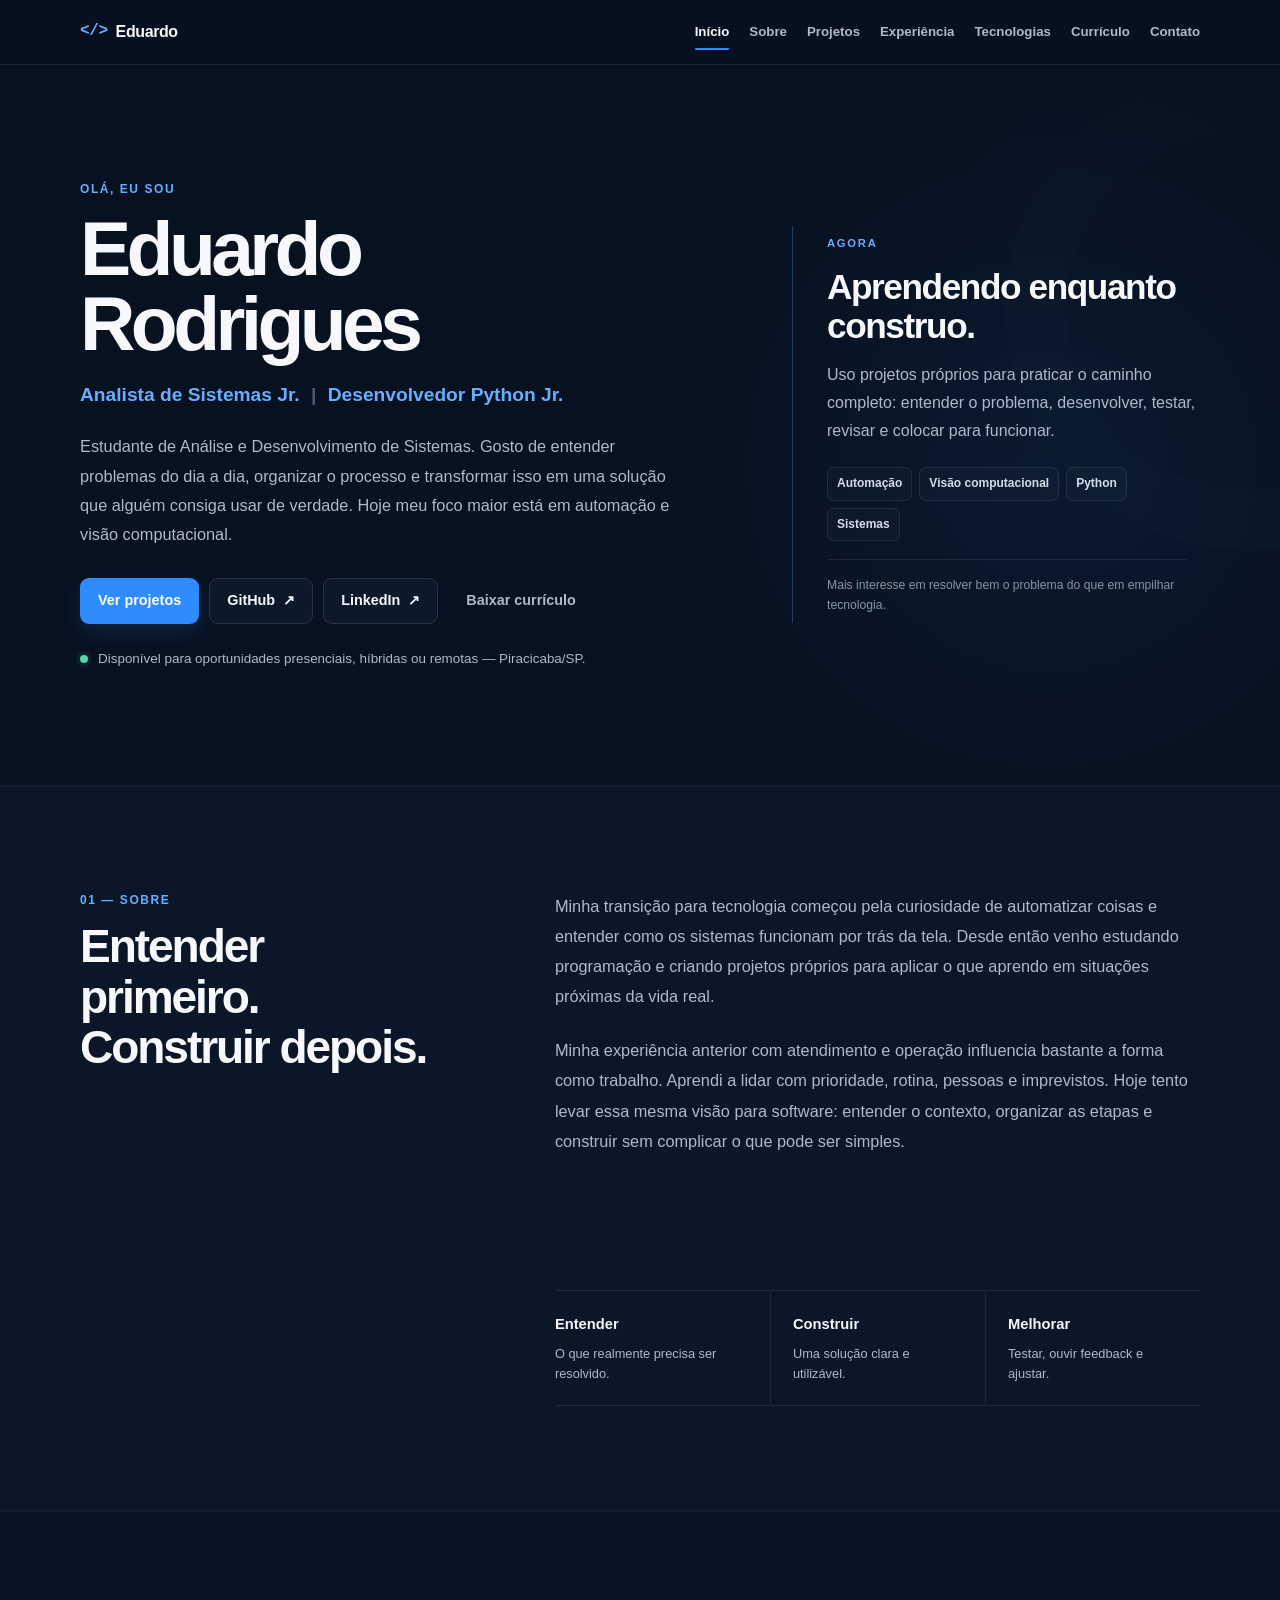
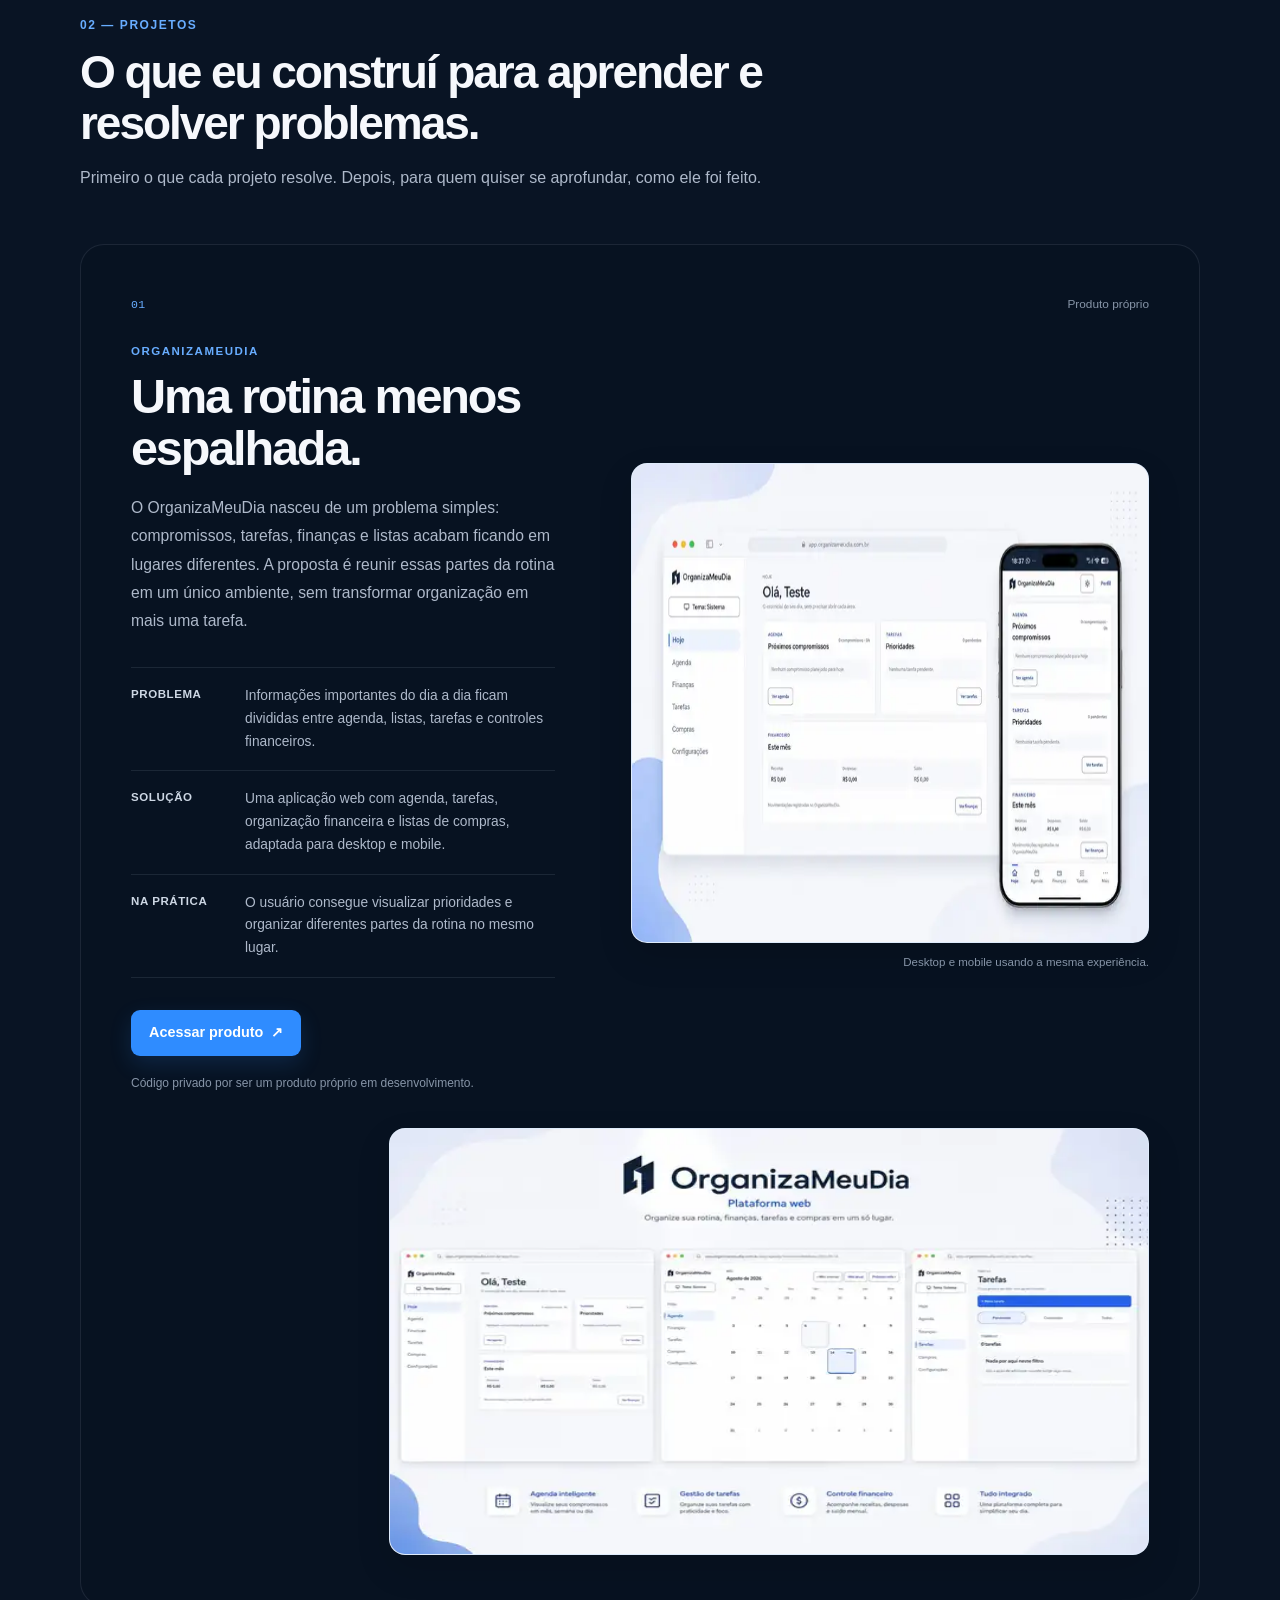
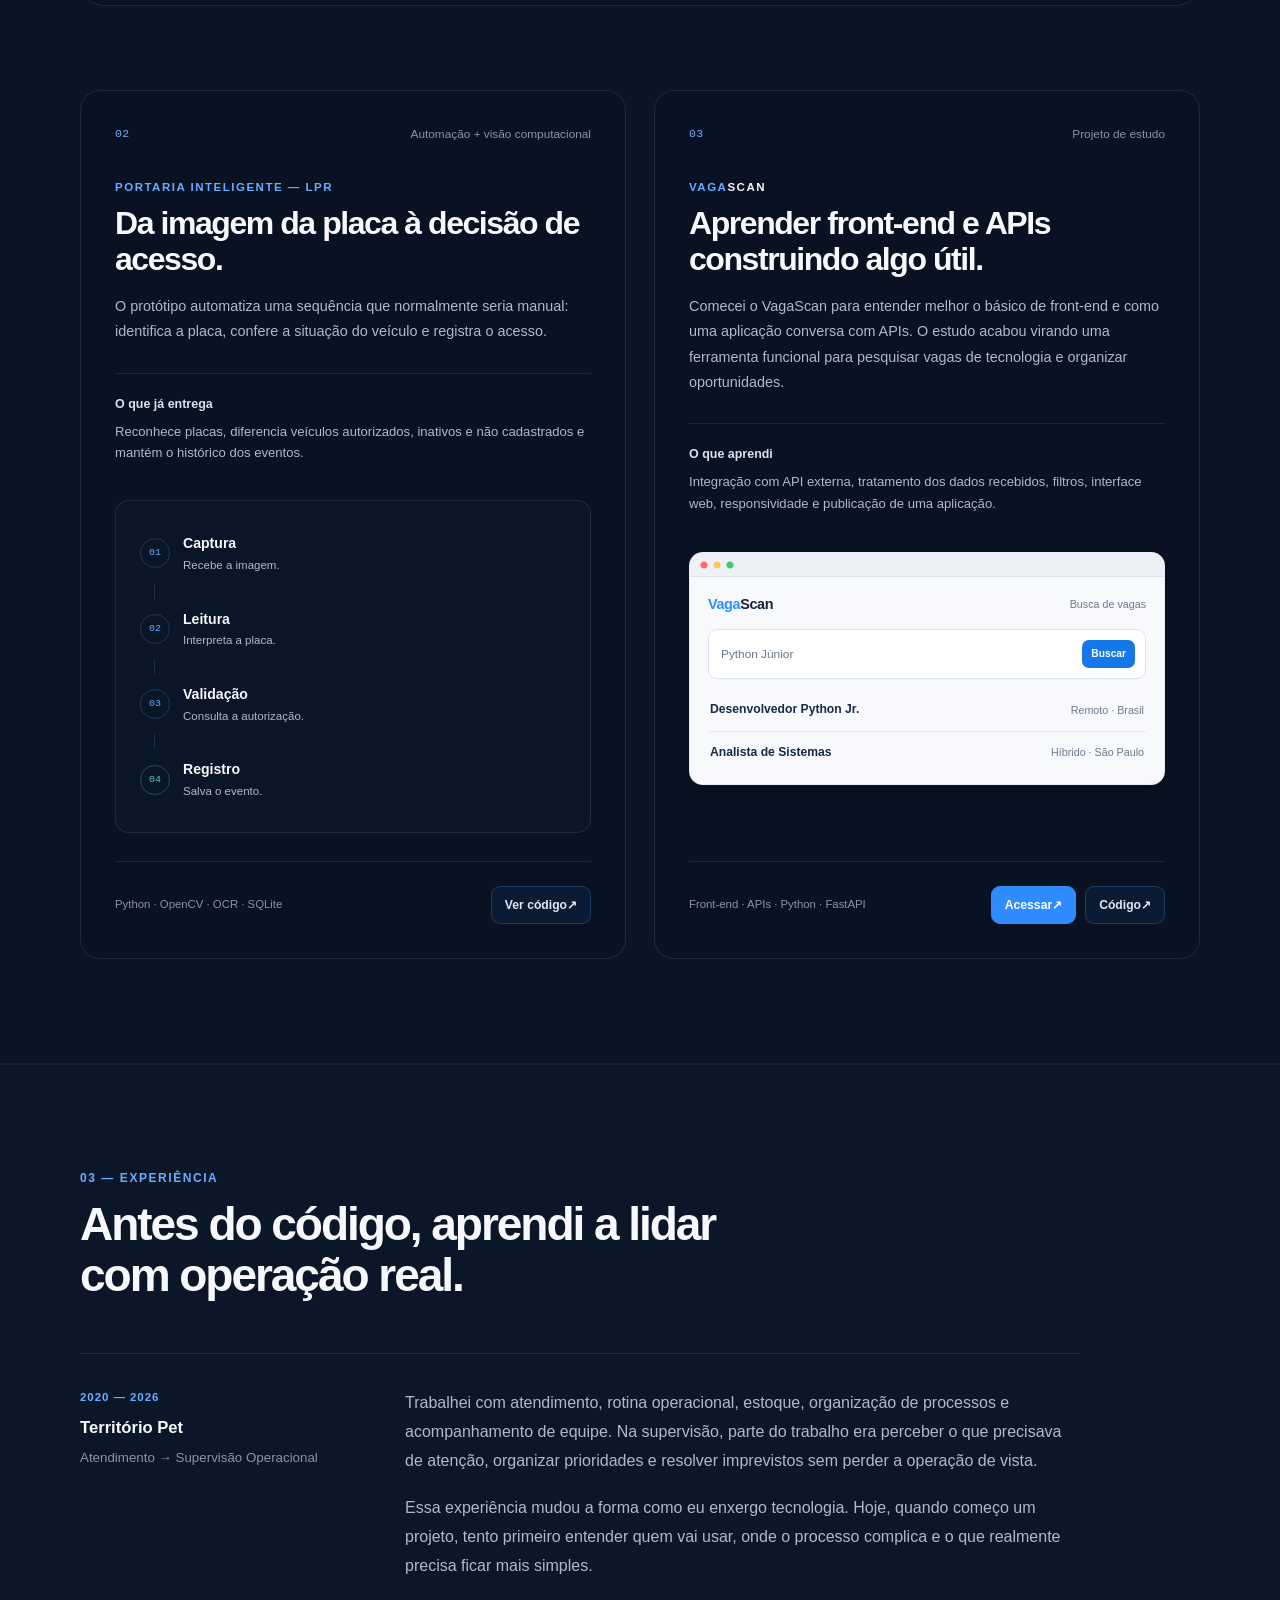
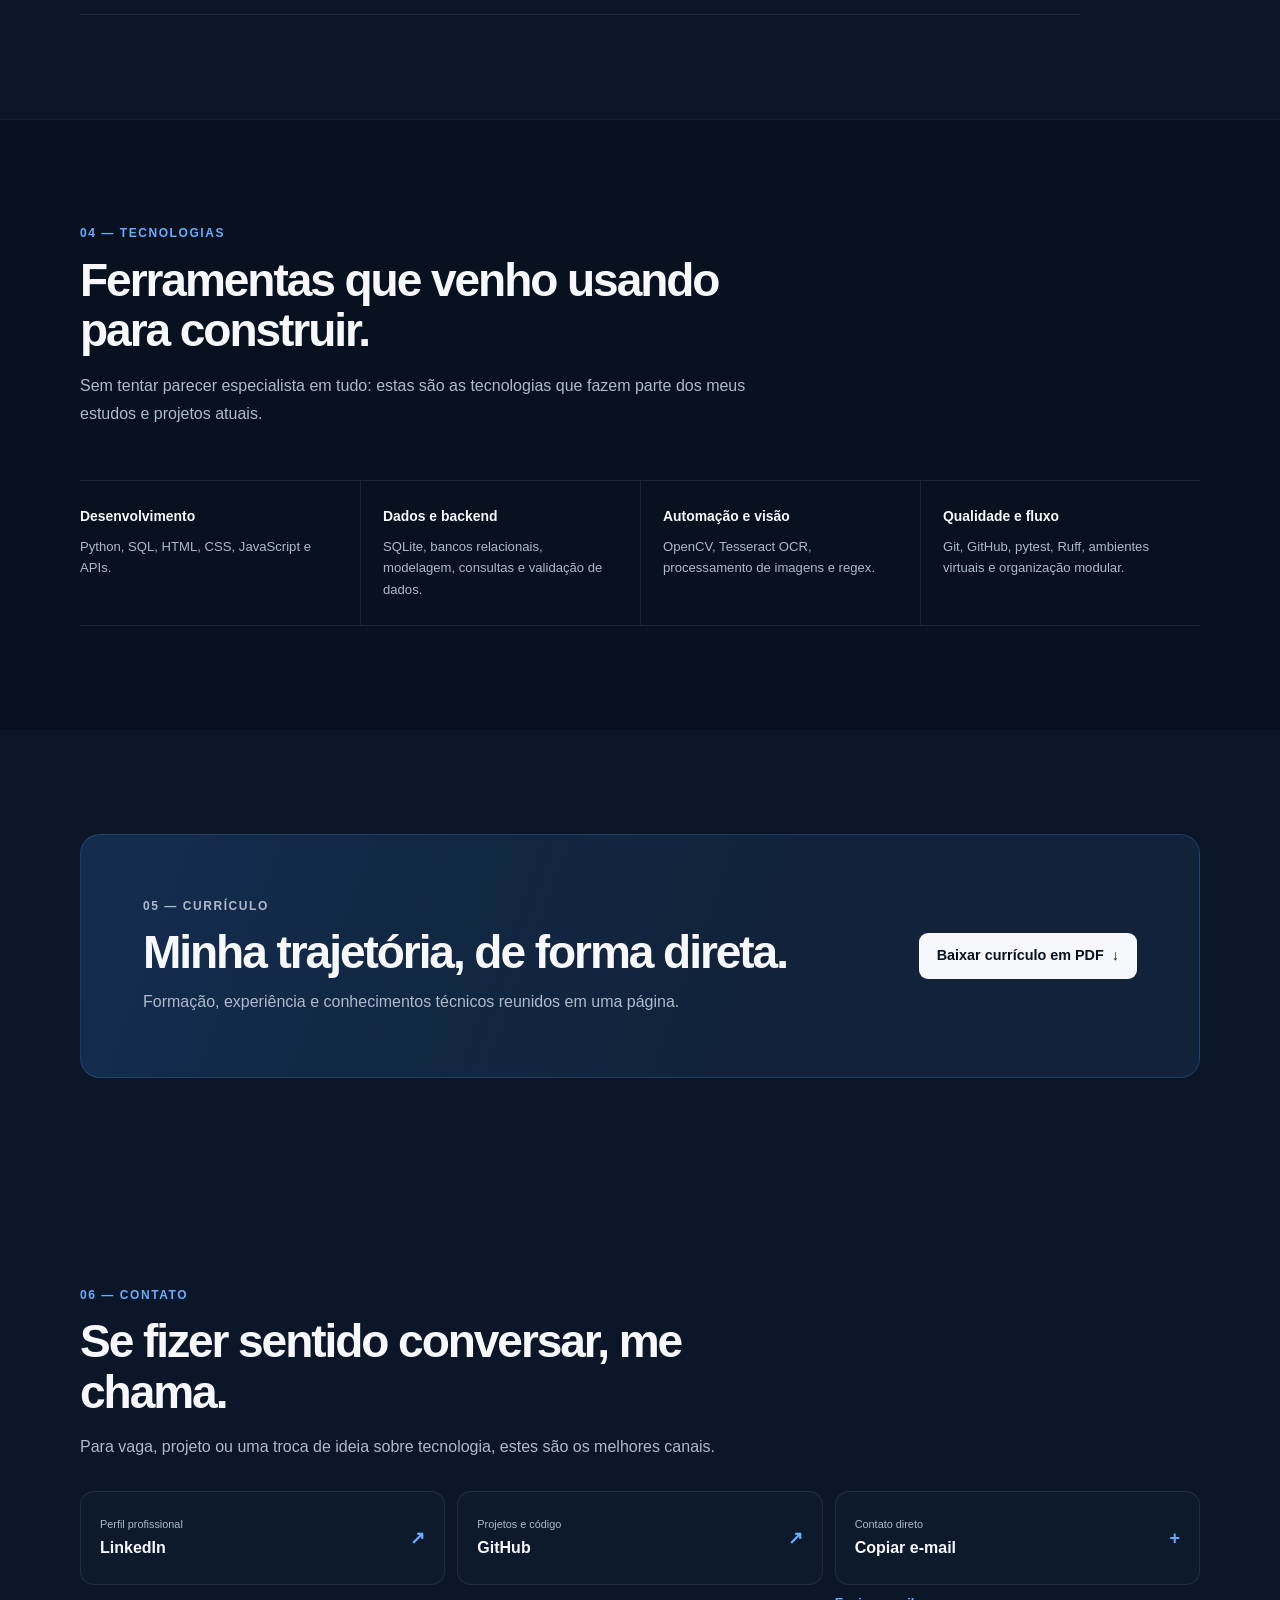
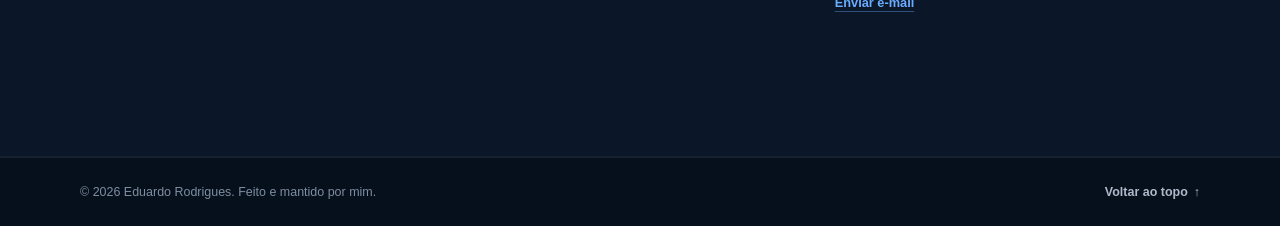
<file: index.html>
<!DOCTYPE html>
<html lang="pt-BR">
<head>
    <meta charset="UTF-8">
    <meta name="viewport" content="width=device-width, initial-scale=1.0">
    <title>Eduardo Rodrigues | Portfólio de Tecnologia</title>
    <meta name="description" content="Portfólio de Eduardo Rodrigues, estudante de Análise e Desenvolvimento de Sistemas com foco em automação, visão computacional, Python e desenvolvimento de sistemas.">
    <meta name="author" content="Eduardo Rodrigues">
    <meta name="robots" content="index, follow">
    <meta name="theme-color" content="#07111f">
    <link rel="canonical" href="https://eduardosrodriguesdev.com.br/">

    <meta property="og:type" content="website">
    <meta property="og:locale" content="pt_BR">
    <meta property="og:title" content="Eduardo Rodrigues | Portfólio de Tecnologia">
    <meta property="og:description" content="Projetos em automação, visão computacional, Python e desenvolvimento de sistemas.">
    <meta property="og:url" content="https://eduardosrodriguesdev.com.br/">
    <meta property="og:site_name" content="Portfólio de Eduardo Rodrigues">

    <link rel="icon" href="assets/imagens/favicon.svg" type="image/svg+xml">
    <link rel="stylesheet" href="css/style.css">
    <link rel="stylesheet" href="css/portfolio-v2.css">
    <script src="js/script.js" defer></script>

    <script type="application/ld+json">
        {
            "@context": "https://schema.org",
            "@type": "Person",
            "name": "Eduardo Rodrigues",
            "url": "https://eduardosrodriguesdev.com.br/",
            "sameAs": [
                "https://github.com/eduardo-s-rodrigues",
                "https://www.linkedin.com/in/eduardo-rodrigues-402181193/"
            ],
            "workLocation": {
                "@type": "Place",
                "name": "Piracicaba/SP"
            },
            "jobTitle": "Analista de Sistemas Jr. | Desenvolvedor Python Jr."
        }
    </script>
</head>
<body>
    <a class="link-pular" href="#conteudo-principal">Pular para o conteúdo principal</a>

    <header class="cabecalho">
        <nav class="navegacao limite-conteudo" aria-label="Navegação principal">
            <a class="marca" href="#inicio" aria-label="Eduardo Rodrigues - ir para o início">
                <span class="marca-simbolo" aria-hidden="true">&lt;/&gt;</span>
                <span>Eduardo</span>
            </a>

            <button class="botao-menu" type="button" aria-label="Abrir menu de navegação" aria-controls="menu-principal" aria-expanded="false">
                <span aria-hidden="true"></span>
                <span aria-hidden="true"></span>
                <span aria-hidden="true"></span>
            </button>

            <div class="navegacao-menu" id="menu-principal">
                <a href="#inicio">Início</a>
                <a href="#sobre">Sobre</a>
                <a href="#projetos">Projetos</a>
                <a href="#experiencia">Experiência</a>
                <a href="#tecnologias">Tecnologias</a>
                <a href="#curriculo">Currículo</a>
                <a href="#contato">Contato</a>
            </div>
        </nav>
    </header>

    <main id="conteudo-principal">
        <section class="secao-inicio inicio-v2" id="inicio" aria-labelledby="titulo-inicio">
            <div class="inicio-conteudo limite-conteudo">
                <div class="inicio-texto">
                    <p class="texto-destaque">Olá, eu sou</p>
                    <h1 id="titulo-inicio">Eduardo Rodrigues</h1>
                    <p class="inicio-cargo">Analista de Sistemas Jr. <span aria-hidden="true">|</span> Desenvolvedor Python Jr.</p>
                    <p class="inicio-descricao inicio-descricao-v2">
                        Estudante de Análise e Desenvolvimento de Sistemas. Gosto de entender problemas do dia a dia,
                        organizar o processo e transformar isso em uma solução que alguém consiga usar de verdade.
                        Hoje meu foco maior está em automação e visão computacional.
                    </p>

                    <div class="grupo-botoes">
                        <a class="botao botao-primario" href="#projetos">Ver projetos</a>
                        <a class="botao botao-secundario" href="https://github.com/eduardo-s-rodrigues" target="_blank" rel="noopener noreferrer">GitHub <span aria-hidden="true">↗</span></a>
                        <a class="botao botao-secundario" href="https://www.linkedin.com/in/eduardo-rodrigues-402181193/" target="_blank" rel="noopener noreferrer">LinkedIn <span aria-hidden="true">↗</span></a>
                        <a class="botao botao-texto" href="assets/curriculo/CV_Eduardo_Rodrigues.pdf" download>Baixar currículo</a>
                    </div>

                    <p class="inicio-disponibilidade">
                        <span class="indicador-disponivel" aria-hidden="true"></span>
                        Disponível para oportunidades presenciais, híbridas ou remotas — Piracicaba/SP.
                    </p>
                </div>

                <aside class="painel-agora" aria-labelledby="titulo-agora">
                    <p class="painel-agora-rotulo">Agora</p>
                    <h2 id="titulo-agora">Aprendendo enquanto construo.</h2>
                    <p>Uso projetos próprios para praticar o caminho completo: entender o problema, desenvolver, testar, revisar e colocar para funcionar.</p>
                    <div class="painel-agora-focos" aria-label="Focos atuais">
                        <span>Automação</span>
                        <span>Visão computacional</span>
                        <span>Python</span>
                        <span>Sistemas</span>
                    </div>
                    <p class="painel-agora-nota">Mais interesse em resolver bem o problema do que em empilhar tecnologia.</p>
                </aside>
            </div>
        </section>

        <section class="secao secao-sobre" id="sobre" aria-labelledby="titulo-sobre">
            <div class="limite-conteudo sobre-v2">
                <div class="cabecalho-secao sobre-v2-cabecalho">
                    <p class="secao-indice">01 — Sobre</p>
                    <h2 id="titulo-sobre">Entender primeiro. Construir depois.</h2>
                </div>

                <div class="sobre-v2-texto">
                    <p>Minha transição para tecnologia começou pela curiosidade de automatizar coisas e entender como os sistemas funcionam por trás da tela. Desde então venho estudando programação e criando projetos próprios para aplicar o que aprendo em situações próximas da vida real.</p>
                    <p>Minha experiência anterior com atendimento e operação influencia bastante a forma como trabalho. Aprendi a lidar com prioridade, rotina, pessoas e imprevistos. Hoje tento levar essa mesma visão para software: entender o contexto, organizar as etapas e construir sem complicar o que pode ser simples.</p>
                </div>

                <div class="sobre-v2-pontos" aria-label="Como gosto de trabalhar">
                    <div><strong>Entender</strong><span>O que realmente precisa ser resolvido.</span></div>
                    <div><strong>Construir</strong><span>Uma solução clara e utilizável.</span></div>
                    <div><strong>Melhorar</strong><span>Testar, ouvir feedback e ajustar.</span></div>
                </div>
            </div>
        </section>

        <section class="secao secao-projetos-v2" id="projetos" aria-labelledby="titulo-projetos">
            <div class="limite-conteudo">
                <div class="cabecalho-secao cabecalho-secao-curto">
                    <p class="secao-indice">02 — Projetos</p>
                    <h2 id="titulo-projetos">O que eu construí para aprender e resolver problemas.</h2>
                    <p>Primeiro o que cada projeto resolve. Depois, para quem quiser se aprofundar, como ele foi feito.</p>
                </div>

                <div class="projetos-v2-lista">
                    <article class="projeto-case projeto-case-destaque" aria-labelledby="titulo-organizameudia">
                        <div class="projeto-case-topo">
                            <span class="projeto-case-numero">01</span>
                            <span class="projeto-case-status">Produto próprio</span>
                        </div>

                        <div class="projeto-case-grid">
                            <div class="projeto-case-conteudo">
                                <p class="projeto-case-kicker">OrganizaMeuDia</p>
                                <h3 id="titulo-organizameudia">Uma rotina menos espalhada.</h3>
                                <p class="projeto-case-resumo">O OrganizaMeuDia nasceu de um problema simples: compromissos, tarefas, finanças e listas acabam ficando em lugares diferentes. A proposta é reunir essas partes da rotina em um único ambiente, sem transformar organização em mais uma tarefa.</p>

                                <div class="projeto-case-blocos">
                                    <div><span>Problema</span><p>Informações importantes do dia a dia ficam divididas entre agenda, listas, tarefas e controles financeiros.</p></div>
                                    <div><span>Solução</span><p>Uma aplicação web com agenda, tarefas, organização financeira e listas de compras, adaptada para desktop e mobile.</p></div>
                                    <div><span>Na prática</span><p>O usuário consegue visualizar prioridades e organizar diferentes partes da rotina no mesmo lugar.</p></div>
                                </div>

                                <div class="projeto-case-acoes">
                                    <a class="botao botao-primario" href="https://app.organizameudia.com.br/" target="_blank" rel="noopener noreferrer">Acessar produto <span aria-hidden="true">↗</span></a>
                                    <span class="projeto-case-privado">Código privado por ser um produto próprio em desenvolvimento.</span>
                                </div>
                            </div>

                            <figure class="projeto-case-midia">
                                <img src="assets/imagens/projetos/organizameudia-visao-geral.webp" alt="OrganizaMeuDia em desktop e celular, mostrando agenda, tarefas e organização financeira" width="720" height="480" loading="lazy" decoding="async">
                                <figcaption>Desktop e mobile usando a mesma experiência.</figcaption>
                            </figure>
                        </div>

                        <div class="projeto-case-galeria">
                            <img src="assets/imagens/projetos/organizameudia-modulos.webp" alt="Telas do OrganizaMeuDia mostrando a visão do dia, agenda mensal e tarefas" width="640" height="427" loading="lazy" decoding="async">
                        </div>
                    </article>

                    <div class="projetos-secundarios" aria-label="Outros projetos">
                        <article class="projeto-mini" aria-labelledby="titulo-lpr">
                            <div class="projeto-mini-topo">
                                <span class="projeto-case-numero">02</span>
                                <span class="projeto-case-status">Automação + visão computacional</span>
                            </div>
                            <p class="projeto-case-kicker">Portaria Inteligente — LPR</p>
                            <h3 id="titulo-lpr">Da imagem da placa à decisão de acesso.</h3>
                            <p>O protótipo automatiza uma sequência que normalmente seria manual: identifica a placa, confere a situação do veículo e registra o acesso.</p>

                            <div class="projeto-mini-resultado">
                                <strong>O que já entrega</strong>
                                <span>Reconhece placas, diferencia veículos autorizados, inativos e não cadastrados e mantém o histórico dos eventos.</span>
                            </div>

                            <div class="projeto-lpr-visual" role="img" aria-label="Fluxo simplificado do projeto de reconhecimento de placas">
                                <div class="lpr-etapa"><span>01</span><strong>Captura</strong><small>Recebe a imagem.</small></div>
                                <div class="lpr-linha" aria-hidden="true"></div>
                                <div class="lpr-etapa"><span>02</span><strong>Leitura</strong><small>Interpreta a placa.</small></div>
                                <div class="lpr-linha" aria-hidden="true"></div>
                                <div class="lpr-etapa"><span>03</span><strong>Validação</strong><small>Consulta a autorização.</small></div>
                                <div class="lpr-linha" aria-hidden="true"></div>
                                <div class="lpr-etapa lpr-etapa-final"><span>04</span><strong>Registro</strong><small>Salva o evento.</small></div>
                            </div>

                            <div class="projeto-mini-rodape">
                                <span>Python · OpenCV · OCR · SQLite</span>
                                <a href="https://github.com/eduardo-s-rodrigues/lpr-portaria-inteligente" target="_blank" rel="noopener noreferrer">Ver código <span aria-hidden="true">↗</span></a>
                            </div>
                        </article>

                        <article class="projeto-mini" aria-labelledby="titulo-vagascan">
                            <div class="projeto-mini-topo">
                                <span class="projeto-case-numero">03</span>
                                <span class="projeto-case-status">Projeto de estudo</span>
                            </div>
                            <p class="projeto-case-kicker"><span class="vagascan-vaga">Vaga</span><span class="vagascan-scan">Scan</span></p>
                            <h3 id="titulo-vagascan">Aprender front-end e APIs construindo algo útil.</h3>
                            <p>Comecei o VagaScan para entender melhor o básico de front-end e como uma aplicação conversa com APIs. O estudo acabou virando uma ferramenta funcional para pesquisar vagas de tecnologia e organizar oportunidades.</p>

                            <div class="projeto-mini-resultado">
                                <strong>O que aprendi</strong>
                                <span>Integração com API externa, tratamento dos dados recebidos, filtros, interface web, responsividade e publicação de uma aplicação.</span>
                            </div>

                            <div class="vagascan-demo" aria-hidden="true">
                                <div class="vagascan-demo-topo"><span><b>Vaga</b>Scan</span><small>Busca de vagas</small></div>
                                <div class="vagascan-demo-busca">Python Júnior <span>Buscar</span></div>
                                <div class="vagascan-demo-linha"><strong>Desenvolvedor Python Jr.</strong><small>Remoto · Brasil</small></div>
                                <div class="vagascan-demo-linha"><strong>Analista de Sistemas</strong><small>Híbrido · São Paulo</small></div>
                            </div>

                            <div class="projeto-mini-rodape">
                                <span>Front-end · APIs · Python · FastAPI</span>
                                <div class="projeto-mini-links">
                                    <a href="https://vagasscan.eduardosrodriguesdev.com.br/" target="_blank" rel="noopener noreferrer">Acessar <span aria-hidden="true">↗</span></a>
                                    <a href="https://github.com/eduardo-s-rodrigues/VagaScan" target="_blank" rel="noopener noreferrer">Código <span aria-hidden="true">↗</span></a>
                                </div>
                            </div>
                        </article>
                    </div>
                </div>
            </div>
        </section>

        <section class="secao secao-experiencia" id="experiencia" aria-labelledby="titulo-experiencia">
            <div class="limite-conteudo experiencia-v2">
                <div class="cabecalho-secao cabecalho-secao-curto">
                    <p class="secao-indice">03 — Experiência</p>
                    <h2 id="titulo-experiencia">Antes do código, aprendi a lidar com operação real.</h2>
                </div>

                <article class="experiencia-v2-cartao">
                    <div class="experiencia-v2-meta">
                        <span>2020 — 2026</span>
                        <strong>Território Pet</strong>
                        <small>Atendimento → Supervisão Operacional</small>
                    </div>
                    <div class="experiencia-v2-corpo">
                        <p>Trabalhei com atendimento, rotina operacional, estoque, organização de processos e acompanhamento de equipe. Na supervisão, parte do trabalho era perceber o que precisava de atenção, organizar prioridades e resolver imprevistos sem perder a operação de vista.</p>
                        <p>Essa experiência mudou a forma como eu enxergo tecnologia. Hoje, quando começo um projeto, tento primeiro entender quem vai usar, onde o processo complica e o que realmente precisa ficar mais simples.</p>
                    </div>
                </article>
            </div>
        </section>

        <section class="secao secao-tecnologias" id="tecnologias" aria-labelledby="titulo-tecnologias">
            <div class="limite-conteudo tecnologias-v2">
                <div class="cabecalho-secao cabecalho-secao-curto">
                    <p class="secao-indice">04 — Tecnologias</p>
                    <h2 id="titulo-tecnologias">Ferramentas que venho usando para construir.</h2>
                    <p>Sem tentar parecer especialista em tudo: estas são as tecnologias que fazem parte dos meus estudos e projetos atuais.</p>
                </div>

                <div class="tecnologias-v2-grupos">
                    <div><span>Desenvolvimento</span><p>Python, SQL, HTML, CSS, JavaScript e APIs.</p></div>
                    <div><span>Dados e backend</span><p>SQLite, bancos relacionais, modelagem, consultas e validação de dados.</p></div>
                    <div><span>Automação e visão</span><p>OpenCV, Tesseract OCR, processamento de imagens e regex.</p></div>
                    <div><span>Qualidade e fluxo</span><p>Git, GitHub, pytest, Ruff, ambientes virtuais e organização modular.</p></div>
                </div>
            </div>
        </section>

        <section class="secao secao-curriculo" id="curriculo" aria-labelledby="titulo-curriculo">
            <div class="curriculo-conteudo limite-conteudo curriculo-v2">
                <div>
                    <p class="secao-indice">05 — Currículo</p>
                    <h2 id="titulo-curriculo">Minha trajetória, de forma direta.</h2>
                    <p>Formação, experiência e conhecimentos técnicos reunidos em uma página.</p>
                </div>
                <a class="botao botao-claro" href="assets/curriculo/CV_Eduardo_Rodrigues.pdf" download>Baixar currículo em PDF <span aria-hidden="true">↓</span></a>
            </div>
        </section>

        <section class="secao secao-contato" id="contato" aria-labelledby="titulo-contato">
            <div class="contato-conteudo limite-conteudo contato-v2">
                <div class="cabecalho-secao cabecalho-secao-curto">
                    <p class="secao-indice">06 — Contato</p>
                    <h2 id="titulo-contato">Se fizer sentido conversar, me chama.</h2>
                    <p>Para vaga, projeto ou uma troca de ideia sobre tecnologia, estes são os melhores canais.</p>
                </div>

                <div class="contato-acoes">
                    <a class="contato-link" href="https://www.linkedin.com/in/eduardo-rodrigues-402181193/" target="_blank" rel="noopener noreferrer"><span><small>Perfil profissional</small>LinkedIn</span><span aria-hidden="true">↗</span></a>
                    <a class="contato-link" href="https://github.com/eduardo-s-rodrigues" target="_blank" rel="noopener noreferrer"><span><small>Projetos e código</small>GitHub</span><span aria-hidden="true">↗</span></a>
                    <div class="contato-email">
                        <button class="contato-link" id="botao-copiar-email" type="button" data-email="rodrigues.eduardojw@gmail.com"><span><small>Contato direto</small><span id="texto-copiar-email">Copiar e-mail</span></span><span aria-hidden="true">+</span></button>
                        <a class="link-enviar-email" href="mailto:rodrigues.eduardojw@gmail.com">Enviar e-mail</a>
                    </div>
                </div>
                <p class="mensagem-email" id="mensagem-email" role="status" aria-live="polite"></p>
            </div>
        </section>
    </main>

    <footer class="rodape">
        <div class="rodape-conteudo limite-conteudo">
            <p>© <span id="ano-atual"></span> Eduardo Rodrigues. Feito e mantido por mim.</p>
            <a class="voltar-topo" href="#inicio" aria-label="Voltar ao início da página">Voltar ao topo <span aria-hidden="true">↑</span></a>
        </div>
    </footer>
</body>
</html>
</file>
<file: css/style.css>
/* 1. Variáveis */
:root {
    --cor-fundo: #07111f;
    --cor-fundo-secundario: #0b1728;
    --cor-cartao: #101f33;
    --cor-cartao-claro: #142742;
    --cor-azul: #2f8cff;
    --cor-azul-claro: #68adff;
    --cor-texto: #f6f8fc;
    --cor-texto-secundario: #aeb9ca;
    --cor-borda: rgba(174, 185, 202, 0.16);
    --cor-sucesso: #55d6a5;
    --cor-aviso: #f5ba57;
    --sombra-cartao: 0 18px 44px rgba(0, 0, 0, 0.18);
    --raio-pequeno: 10px;
    --raio-medio: 16px;
    --raio-grande: 24px;
    --largura-conteudo: 1180px;
    --transicao: 220ms ease;
}

/* 2. Reset */
*,
*::before,
*::after {
    box-sizing: border-box;
}

html {
    scroll-behavior: smooth;
    scroll-padding-top: 82px;
}

body,
h1,
h2,
h3,
h4,
p,
ul {
    margin: 0;
}

ul {
    padding: 0;
    list-style: none;
}

a {
    color: inherit;
    text-decoration: none;
}

button {
    color: inherit;
    font: inherit;
}

img {
    display: block;
    max-width: 100%;
}

/* 3. Estilos globais */
body {
    overflow-x: hidden;
    color: var(--cor-texto);
    background:
        radial-gradient(circle at 84% 8%, rgba(47, 140, 255, 0.1), transparent 25rem),
        var(--cor-fundo);
    font-family: Inter, ui-sans-serif, -apple-system, BlinkMacSystemFont, "Segoe UI", sans-serif;
    font-size: 1rem;
    line-height: 1.62;
    -webkit-font-smoothing: antialiased;
    text-rendering: optimizeLegibility;
}

::selection {
    color: var(--cor-texto);
    background: rgba(47, 140, 255, 0.45);
}

:focus-visible {
    outline: 3px solid var(--cor-azul-claro);
    outline-offset: 4px;
}

main section[id] {
    scroll-margin-top: 82px;
}

.limite-conteudo {
    width: min(calc(100% - 40px), var(--largura-conteudo));
    margin-inline: auto;
}

.link-pular {
    position: fixed;
    top: 12px;
    left: 12px;
    z-index: 200;
    padding: 10px 16px;
    border-radius: var(--raio-pequeno);
    color: var(--cor-fundo);
    background: var(--cor-texto);
    font-weight: 700;
    transform: translateY(-160%);
    transition: transform var(--transicao);
}

.link-pular:focus {
    transform: translateY(0);
}

.secao {
    padding-block: 88px;
}

.cabecalho-secao {
    max-width: 800px;
    margin-bottom: 38px;
}

.cabecalho-secao-curto {
    max-width: 690px;
}

.secao-indice,
.texto-destaque,
.cartao-rotulo,
.projeto-rotulo,
.experiencia-tipo {
    margin-bottom: 11px;
    color: var(--cor-azul-claro);
    font-size: 0.75rem;
    font-weight: 800;
    letter-spacing: 0.13em;
    text-transform: uppercase;
}

.cabecalho-secao h2,
.curriculo-conteudo h2 {
    max-width: 800px;
    margin-bottom: 16px;
    font-size: clamp(2rem, 4vw, 3.15rem);
    line-height: 1.1;
    letter-spacing: -0.042em;
}

.cabecalho-secao > p:last-child,
.curriculo-conteudo p,
.projeto-resumo > p,
.experiencia-conteudo > p,
.cartao-informacao p {
    color: var(--cor-texto-secundario);
}

.grupo-botoes {
    display: flex;
    flex-wrap: wrap;
    gap: 10px;
}

.botao {
    display: inline-flex;
    min-height: 46px;
    align-items: center;
    justify-content: center;
    gap: 8px;
    padding: 10px 17px;
    border: 1px solid transparent;
    border-radius: var(--raio-pequeno);
    font-size: 0.9rem;
    font-weight: 750;
    line-height: 1.2;
    transition:
        color var(--transicao),
        background-color var(--transicao),
        border-color var(--transicao),
        transform var(--transicao),
        box-shadow var(--transicao);
}

.botao:hover {
    transform: translateY(-2px);
}

.botao-primario {
    color: #ffffff;
    background: var(--cor-azul);
    box-shadow: 0 8px 22px rgba(47, 140, 255, 0.16);
}

.botao-primario:hover {
    background: #4a9bff;
    box-shadow: 0 10px 28px rgba(47, 140, 255, 0.2);
}

.botao-secundario {
    border-color: var(--cor-borda);
    background: rgba(16, 31, 51, 0.58);
}

.botao-secundario:hover,
.botao-texto:hover {
    color: var(--cor-azul-claro);
    border-color: rgba(104, 173, 255, 0.38);
    background: rgba(47, 140, 255, 0.07);
}

.botao-texto {
    border-color: transparent;
    color: var(--cor-texto-secundario);
}

.lista-tags {
    display: flex;
    flex-wrap: wrap;
    gap: 7px;
}

.lista-tags li {
    padding: 5px 9px;
    border: 1px solid var(--cor-borda);
    border-radius: 999px;
    color: #cfdaea;
    background: rgba(255, 255, 255, 0.018);
    font-size: 0.76rem;
    font-weight: 650;
}

/* 4. Cabeçalho */
.cabecalho {
    position: sticky;
    top: 0;
    z-index: 100;
    border-bottom: 1px solid rgba(174, 185, 202, 0.11);
    background: rgba(7, 17, 31, 0.9);
    backdrop-filter: blur(16px);
    -webkit-backdrop-filter: blur(16px);
}

.navegacao {
    display: flex;
    min-height: 68px;
    align-items: center;
    justify-content: space-between;
    gap: 24px;
}

.marca {
    display: inline-flex;
    flex: 0 0 auto;
    align-items: center;
    gap: 8px;
    font-weight: 800;
    letter-spacing: -0.02em;
}

.marca-simbolo {
    color: var(--cor-azul-claro);
    font-family: Consolas, "Courier New", monospace;
}

.navegacao-menu {
    display: flex;
    align-items: center;
    gap: 17px;
}

.navegacao-menu > a:not(.botao-vagascan) {
    position: relative;
    padding-block: 7px;
    color: var(--cor-texto-secundario);
    font-size: 0.83rem;
    font-weight: 650;
    transition: color var(--transicao);
}

.navegacao-menu > a:not(.botao-vagascan)::after {
    position: absolute;
    right: 0;
    bottom: 0;
    left: 0;
    height: 2px;
    border-radius: 2px;
    background: var(--cor-azul);
    content: "";
    transform: scaleX(0);
    transform-origin: center;
    transition: transform var(--transicao);
}

.navegacao-menu > a:not(.botao-vagascan):hover,
.navegacao-menu > a:not(.botao-vagascan):focus-visible,
.navegacao-menu > a:not(.botao-vagascan).ativo {
    color: var(--cor-texto);
}

.navegacao-menu > a:not(.botao-vagascan):hover::after,
.navegacao-menu > a:not(.botao-vagascan).ativo::after {
    transform: scaleX(1);
}

.botao-vagascan {
    display: inline-flex;
    min-height: 38px;
    align-items: center;
    justify-content: center;
    gap: 2px;
    margin-left: 4px;
    padding: 8px 12px;
    border: 1px solid rgba(47, 140, 255, 0.34);
    border-radius: 9px;
    background: rgba(47, 140, 255, 0.07);
    line-height: 1;
    transition:
        background-color var(--transicao),
        border-color var(--transicao),
        transform var(--transicao);
}

.botao-vagascan:hover {
    border-color: rgba(47, 140, 255, 0.55);
    background: rgba(47, 140, 255, 0.13);
    transform: translateY(-1px);
}

.vagascan-vaga {
    color: #55a7ff;
    font-weight: 800;
}

.vagascan-scan {
    color: #f6f8fc;
    font-weight: 800;
}

.vagascan-seta {
    margin-left: 4px;
    color: #55a7ff;
    font-size: 0.76rem;
}

.botao-menu {
    display: none;
    width: 44px;
    height: 40px;
    padding: 10px;
    border: 1px solid var(--cor-borda);
    border-radius: var(--raio-pequeno);
    background: rgba(16, 31, 51, 0.72);
    cursor: pointer;
}

.botao-menu span {
    display: block;
    width: 100%;
    height: 2px;
    margin-block: 4px;
    border-radius: 2px;
    background: var(--cor-texto);
    transition: transform var(--transicao), opacity var(--transicao);
}

/* 5. Hero */
.secao-inicio {
    position: relative;
    display: grid;
    min-height: calc(90vh - 68px);
    min-height: calc(90svh - 68px);
    align-items: center;
    overflow: hidden;
    padding-block: 68px;
}

.secao-inicio::before {
    position: absolute;
    top: 9%;
    right: -145px;
    width: 430px;
    height: 430px;
    border: 1px solid rgba(104, 173, 255, 0.055);
    border-radius: 50%;
    box-shadow:
        0 0 0 60px rgba(104, 173, 255, 0.018),
        0 0 0 120px rgba(104, 173, 255, 0.012);
    content: "";
}

.inicio-conteudo {
    position: relative;
    z-index: 2;
    display: grid;
    grid-template-columns: minmax(0, 1.14fr) minmax(330px, 0.86fr);
    align-items: center;
    gap: clamp(42px, 6vw, 78px);
}

.inicio-texto h1 {
    max-width: 720px;
    margin-bottom: 14px;
    font-size: clamp(3rem, 6vw, 5.05rem);
    line-height: 1;
    letter-spacing: -0.06em;
}

.inicio-cargo {
    margin-bottom: 20px;
    color: var(--cor-azul-claro);
    font-size: clamp(1.03rem, 2vw, 1.3rem);
    font-weight: 750;
}

.inicio-cargo span {
    padding-inline: 6px;
    color: #496078;
}

.inicio-descricao {
    max-width: 650px;
    margin-bottom: 26px;
    color: var(--cor-texto-secundario);
    font-size: 1.02rem;
}

.inicio-disponibilidade {
    display: flex;
    align-items: flex-start;
    gap: 10px;
    margin-top: 24px;
    color: var(--cor-texto-secundario);
    font-size: 0.84rem;
}

.indicador-disponivel {
    flex: 0 0 auto;
    width: 8px;
    height: 8px;
    margin-top: 7px;
    border-radius: 50%;
    background: var(--cor-sucesso);
    box-shadow: 0 0 0 4px rgba(85, 214, 165, 0.08);
}

.cartao-foco {
    position: relative;
    overflow: hidden;
    padding: clamp(26px, 3vw, 34px);
    border: 1px solid rgba(104, 173, 255, 0.17);
    border-radius: var(--raio-grande);
    background: linear-gradient(145deg, rgba(20, 39, 66, 0.9), rgba(10, 25, 43, 0.9));
    box-shadow: 0 16px 40px rgba(0, 0, 0, 0.15);
}

.cartao-foco::after {
    position: absolute;
    top: -90px;
    right: -90px;
    width: 190px;
    height: 190px;
    border-radius: 50%;
    background: rgba(47, 140, 255, 0.08);
    filter: blur(18px);
    content: "";
}

.cartao-foco-topo {
    position: relative;
    z-index: 1;
    display: flex;
    align-items: center;
    justify-content: space-between;
    gap: 14px;
    margin-bottom: 30px;
}

.foco-simbolo {
    display: grid;
    width: 52px;
    height: 52px;
    place-items: center;
    border: 1px solid rgba(104, 173, 255, 0.24);
    border-radius: 14px;
    color: var(--cor-azul-claro);
    background: rgba(47, 140, 255, 0.06);
    font-family: Consolas, "Courier New", monospace;
    font-weight: 800;
}

.foco-status {
    color: var(--cor-sucesso);
    font-size: 0.68rem;
    font-weight: 750;
    letter-spacing: 0.08em;
    text-transform: uppercase;
}

.cartao-foco h2 {
    position: relative;
    z-index: 1;
    margin-bottom: 14px;
    font-size: clamp(1.65rem, 3vw, 2.25rem);
    line-height: 1.13;
    letter-spacing: -0.037em;
}

.cartao-foco > p:not(.cartao-rotulo) {
    margin-bottom: 22px;
    color: var(--cor-texto-secundario);
}

.cartao-foco .lista-tags {
    margin-bottom: 24px;
}

.linha-codigo {
    display: flex;
    gap: 16px;
    padding-top: 17px;
    border-top: 1px solid var(--cor-borda);
    color: #7f91a8;
    font-family: Consolas, "Courier New", monospace;
    font-size: 0.7rem;
}

.linha-codigo code {
    color: #9fc9ff;
}

.detalhes-codigo span {
    position: absolute;
    z-index: 1;
    color: rgba(174, 185, 202, 0.055);
    font-family: Consolas, "Courier New", monospace;
    font-size: 0.72rem;
    white-space: nowrap;
}

.detalhes-codigo span:nth-child(1) {
    top: 11%;
    left: 4%;
}

.detalhes-codigo span:nth-child(2) {
    top: 24%;
    right: 4%;
}

.detalhes-codigo span:nth-child(3) {
    bottom: 14%;
    left: 3%;
}

.detalhes-codigo span:nth-child(4) {
    right: 6%;
    bottom: 8%;
}

/* 6. Seções */
.secao-sobre,
.secao-experiencia,
.secao-contato {
    border-block: 1px solid rgba(174, 185, 202, 0.055);
    background: var(--cor-fundo-secundario);
}

.grade-tres-colunas {
    display: grid;
    grid-template-columns: repeat(3, minmax(0, 1fr));
    gap: 14px;
}

.cartao-informacao {
    position: relative;
    min-height: 220px;
    overflow: hidden;
    padding: 24px;
    border: 1px solid rgba(174, 185, 202, 0.13);
    border-radius: var(--raio-medio);
    background: rgba(16, 31, 51, 0.62);
    transition:
        border-color var(--transicao),
        background-color var(--transicao),
        transform var(--transicao);
}

.cartao-informacao:hover {
    border-color: rgba(104, 173, 255, 0.27);
    background: rgba(16, 31, 51, 0.78);
    transform: translateY(-2px);
}

.numero-cartao {
    display: block;
    margin-bottom: 34px;
    color: var(--cor-azul-claro);
    font-family: Consolas, "Courier New", monospace;
    font-size: 0.75rem;
}

.cartao-informacao h3 {
    margin-bottom: 9px;
    font-size: 1.12rem;
}

/* 7. Projeto */
.projeto-apresentacao {
    display: grid;
    grid-template-columns: minmax(0, 1.12fr) minmax(300px, 0.88fr);
    align-items: start;
    gap: 36px;
    margin-bottom: 42px;
}

.projeto-midia {
    min-width: 0;
}

.projeto-visual,
.projeto-imagem-real {
    overflow: hidden;
    border: 1px solid rgba(104, 173, 255, 0.18);
    border-radius: var(--raio-medio);
    background: #091523;
    box-shadow: 0 14px 34px rgba(0, 0, 0, 0.15);
}

.projeto-imagem-real {
    width: 100%;
    aspect-ratio: 3 / 2;
    object-fit: cover;
}

.visual-barra {
    display: flex;
    height: 38px;
    align-items: center;
    gap: 7px;
    padding-inline: 14px;
    border-bottom: 1px solid var(--cor-borda);
    background: #0d1c2f;
}

.visual-barra span {
    width: 7px;
    height: 7px;
    border-radius: 50%;
    background: #42546b;
}

.visual-barra span:first-child {
    background: #ef6a6a;
}

.visual-barra span:nth-child(2) {
    background: #e5b95c;
}

.visual-barra span:nth-child(3) {
    background: var(--cor-sucesso);
}

.visual-barra small {
    margin-left: 7px;
    color: #7689a1;
    font-family: Consolas, "Courier New", monospace;
    font-size: 0.62rem;
}

.visual-camera {
    position: relative;
    display: grid;
    min-height: 310px;
    place-items: center;
    background:
        linear-gradient(rgba(5, 13, 23, 0.3), rgba(5, 13, 23, 0.7)),
        repeating-linear-gradient(90deg, transparent 0, transparent 39px, rgba(104, 173, 255, 0.028) 40px),
        repeating-linear-gradient(0deg, transparent 0, transparent 39px, rgba(104, 173, 255, 0.028) 40px),
        linear-gradient(135deg, #102943, #09131f);
}

.visual-camera::before {
    position: absolute;
    bottom: 34px;
    width: 72%;
    height: 105px;
    border: 1px solid rgba(104, 173, 255, 0.13);
    border-radius: 65% 65% 18px 18px;
    background: linear-gradient(160deg, #1c344e, #0c1e31);
    content: "";
}

.placa-veiculo {
    z-index: 2;
    display: grid;
    width: 182px;
    min-height: 74px;
    place-items: center;
    padding: 7px 18px 12px;
    border: 4px solid #e8edf3;
    border-radius: 8px;
    color: #0b1728;
    background: #f4f6f8;
    box-shadow: 0 0 0 7px rgba(47, 140, 255, 0.11), 0 0 28px rgba(47, 140, 255, 0.18);
}

.placa-veiculo small {
    width: calc(100% + 36px);
    margin-top: -7px;
    padding-block: 2px;
    color: #ffffff;
    background: #174a90;
    font-size: 0.52rem;
    text-align: center;
}

.placa-veiculo strong {
    font-family: Consolas, "Courier New", monospace;
    font-size: 1.42rem;
    letter-spacing: 0.1em;
}

.status-leitura {
    position: absolute;
    top: 24px;
    right: 24px;
    padding: 5px 8px;
    border: 1px solid rgba(85, 214, 165, 0.27);
    border-radius: 5px;
    color: var(--cor-sucesso);
    background: rgba(85, 214, 165, 0.07);
    font-family: Consolas, "Courier New", monospace;
    font-size: 0.56rem;
}

.canto {
    position: absolute;
    z-index: 3;
    width: 32px;
    height: 32px;
    border-color: var(--cor-azul-claro);
    border-style: solid;
}

.canto-superior-esquerdo {
    top: 60px;
    left: 14%;
    border-width: 2px 0 0 2px;
}

.canto-superior-direito {
    top: 60px;
    right: 14%;
    border-width: 2px 2px 0 0;
}

.canto-inferior-esquerdo {
    bottom: 60px;
    left: 14%;
    border-width: 0 0 2px 2px;
}

.canto-inferior-direito {
    right: 14%;
    bottom: 60px;
    border-width: 0 2px 2px 0;
}

.visual-resultado {
    display: grid;
    grid-template-columns: auto 1fr auto 1fr;
    gap: 7px 13px;
    padding: 12px 16px;
    border-top: 1px solid var(--cor-borda);
    font-family: Consolas, "Courier New", monospace;
    font-size: 0.6rem;
}

.visual-resultado span {
    color: #6f8299;
}

.visual-resultado strong {
    color: #bcd4f1;
    font-weight: 600;
}

.projeto-resumo h3 {
    margin-bottom: 15px;
    font-size: clamp(1.5rem, 3vw, 2.05rem);
    line-height: 1.18;
    letter-spacing: -0.032em;
}

.projeto-resumo > p:not(.projeto-rotulo) {
    margin-bottom: 20px;
}

.projeto-contexto {
    display: grid;
    gap: 13px;
    margin-bottom: 22px;
}

.projeto-contexto > div {
    padding-left: 13px;
    border-left: 2px solid rgba(104, 173, 255, 0.34);
}

.projeto-contexto h4 {
    margin-bottom: 3px;
    color: var(--cor-texto);
    font-size: 0.74rem;
    letter-spacing: 0.08em;
    text-transform: uppercase;
}

.projeto-contexto p {
    color: var(--cor-texto-secundario);
    font-size: 0.88rem;
}

.lista-tags-projeto {
    margin-bottom: 24px;
}

.projeto-desafios {
    display: grid;
    grid-template-columns: minmax(200px, 0.36fr) 1fr;
    align-items: start;
    gap: 28px;
    margin-bottom: 14px;
    padding: 23px;
    border: 1px solid rgba(174, 185, 202, 0.13);
    border-radius: var(--raio-medio);
    background: rgba(16, 31, 51, 0.48);
}

.projeto-desafios .projeto-rotulo {
    margin-bottom: 6px;
}

.projeto-desafios h3 {
    font-size: 1.12rem;
    line-height: 1.24;
}

.projeto-desafios ul {
    display: grid;
    grid-template-columns: repeat(3, minmax(0, 1fr));
    gap: 8px 16px;
}

.projeto-desafios li {
    position: relative;
    padding-left: 13px;
    color: var(--cor-texto-secundario);
    font-size: 0.8rem;
}

.projeto-desafios li::before {
    position: absolute;
    top: 0.69em;
    left: 0;
    width: 4px;
    height: 4px;
    border-radius: 50%;
    background: var(--cor-azul-claro);
    content: "";
}

.projeto-etapas {
    display: grid;
    grid-template-columns: 1.35fr 0.825fr 0.825fr;
    gap: 14px;
}

.cartao-etapa {
    padding: 23px;
    border: 1px solid rgba(174, 185, 202, 0.13);
    border-radius: var(--raio-medio);
    background: rgba(16, 31, 51, 0.58);
}

.etapa-status {
    margin-bottom: 11px;
    color: var(--cor-texto-secundario);
    font-size: 0.71rem;
    font-weight: 800;
    letter-spacing: 0.09em;
    text-transform: uppercase;
}

.etapa-implementada .etapa-status {
    color: var(--cor-sucesso);
}

.etapa-evolucao .etapa-status {
    color: var(--cor-aviso);
}

.cartao-etapa h3 {
    margin-bottom: 15px;
    font-size: 1.04rem;
}

.lista-verificacao {
    display: grid;
    gap: 7px;
}

.lista-verificacao li {
    position: relative;
    padding-left: 15px;
    color: var(--cor-texto-secundario);
    font-size: 0.83rem;
}

.lista-verificacao li::before {
    position: absolute;
    top: 0.68em;
    left: 0;
    width: 4px;
    height: 4px;
    border-radius: 50%;
    background: #5f7188;
    content: "";
}

.etapa-implementada .lista-verificacao li::before {
    background: var(--cor-sucesso);
}

.etapa-evolucao .lista-verificacao li::before {
    background: var(--cor-aviso);
}

/* 8. Tecnologias */
.grade-tecnologias {
    display: grid;
    grid-template-columns: repeat(2, minmax(0, 1fr));
    gap: 14px;
}

.cartao-tecnologia {
    display: grid;
    grid-template-columns: 58px 1fr;
    gap: 3px 20px;
    padding: 23px;
    border: 1px solid rgba(174, 185, 202, 0.13);
    border-radius: var(--raio-medio);
    background: rgba(16, 31, 51, 0.52);
    transition:
        border-color var(--transicao),
        background-color var(--transicao),
        transform var(--transicao);
}

.cartao-tecnologia:hover {
    border-color: rgba(104, 173, 255, 0.26);
    background: rgba(16, 31, 51, 0.7);
    transform: translateY(-2px);
}

.tecnologia-simbolo {
    grid-row: 1 / 3;
    display: grid;
    width: 52px;
    height: 52px;
    place-items: center;
    border: 1px solid rgba(104, 173, 255, 0.17);
    border-radius: 13px;
    color: var(--cor-azul-claro);
    background: rgba(47, 140, 255, 0.055);
    font-family: Consolas, "Courier New", monospace;
    font-size: 0.78rem;
    font-weight: 800;
}

.cartao-tecnologia h3 {
    margin-bottom: 10px;
    font-size: 1.05rem;
}

.cartao-tecnologia ul {
    display: flex;
    flex-wrap: wrap;
    gap: 7px 14px;
}

.cartao-tecnologia li {
    position: relative;
    padding-left: 11px;
    color: var(--cor-texto-secundario);
    font-size: 0.82rem;
}

.cartao-tecnologia li::before {
    position: absolute;
    top: 0.68em;
    left: 0;
    width: 4px;
    height: 4px;
    border-radius: 50%;
    background: var(--cor-azul-claro);
    content: "";
}

/* 9. Experiência */
.experiencia-cartao {
    display: grid;
    grid-template-columns: 96px 1fr;
    gap: 28px;
    max-width: 930px;
    padding: clamp(26px, 4vw, 38px);
    border: 1px solid rgba(174, 185, 202, 0.13);
    border-radius: var(--raio-grande);
    background: rgba(16, 31, 51, 0.64);
    box-shadow: none;
}

.experiencia-marca {
    display: grid;
    width: 82px;
    height: 82px;
    place-items: center;
    border: 1px solid rgba(104, 173, 255, 0.24);
    border-radius: 20px;
    color: var(--cor-azul-claro);
    background: rgba(47, 140, 255, 0.065);
    font-size: 1.15rem;
    font-weight: 850;
}

.experiencia-conteudo h3 {
    margin-bottom: 13px;
    font-size: clamp(1.35rem, 3vw, 1.85rem);
    line-height: 1.18;
    letter-spacing: -0.028em;
}

.experiencia-conexao {
    margin-block: 13px 20px;
    padding-left: 15px;
    border-left: 2px solid var(--cor-azul);
}

/* 10. Currículo */
.secao-curriculo {
    padding-block: 0;
    background: var(--cor-fundo-secundario);
}

.curriculo-conteudo {
    display: grid;
    grid-template-columns: 1fr auto;
    align-items: center;
    gap: 42px;
    padding: clamp(38px, 6vw, 58px);
    border: 1px solid rgba(104, 173, 255, 0.21);
    border-radius: var(--raio-grande);
    background:
        linear-gradient(110deg, rgba(47, 140, 255, 0.14), transparent 55%),
        var(--cor-cartao-claro);
    box-shadow: 0 14px 34px rgba(0, 0, 0, 0.14);
}

.curriculo-conteudo h2 {
    margin-bottom: 11px;
}

.curriculo-conteudo p:last-child {
    max-width: 690px;
}

.botao-claro {
    flex: 0 0 auto;
    color: var(--cor-fundo);
    background: var(--cor-texto);
}

.botao-claro:hover {
    background: #dce9fa;
}

/* 11. Contato */
.secao-contato {
    border-top: 0;
}

.contato-conteudo .cabecalho-secao {
    margin-bottom: 30px;
}

.contato-acoes {
    display: grid;
    grid-template-columns: repeat(3, minmax(0, 1fr));
    align-items: start;
    gap: 12px;
}

.contato-link {
    display: flex;
    min-height: 90px;
    align-items: center;
    justify-content: space-between;
    gap: 16px;
    padding: 19px;
    border: 1px solid rgba(174, 185, 202, 0.13);
    border-radius: var(--raio-medio);
    color: var(--cor-texto);
    background: rgba(16, 31, 51, 0.58);
    font-weight: 750;
    text-align: left;
    cursor: pointer;
    transition:
        border-color var(--transicao),
        background-color var(--transicao),
        transform var(--transicao);
}

.contato-link:hover {
    border-color: rgba(104, 173, 255, 0.28);
    background: rgba(20, 39, 66, 0.72);
    transform: translateY(-2px);
}

.contato-link small {
    display: block;
    margin-bottom: 1px;
    color: var(--cor-texto-secundario);
    font-size: 0.68rem;
    font-weight: 500;
}

.contato-link > span:last-child {
    color: var(--cor-azul-claro);
    font-size: 1.12rem;
}

.contato-email {
    display: grid;
    gap: 8px;
}

.contato-email .contato-link {
    width: 100%;
}

.link-enviar-email {
    width: max-content;
    color: var(--cor-azul-claro);
    font-size: 0.8rem;
    font-weight: 700;
    text-decoration: underline;
    text-decoration-color: rgba(104, 173, 255, 0.38);
    text-underline-offset: 4px;
    transition: color var(--transicao), text-decoration-color var(--transicao);
}

.link-enviar-email:hover {
    color: var(--cor-texto);
    text-decoration-color: var(--cor-texto);
}

.mensagem-email {
    min-height: 24px;
    margin-top: 14px;
    color: var(--cor-azul-claro);
    font-size: 0.83rem;
}

/* 12. Rodapé */
.rodape {
    padding-block: 24px;
    border-top: 1px solid rgba(174, 185, 202, 0.11);
    background: #050d17;
}

.rodape-conteudo {
    display: flex;
    align-items: center;
    justify-content: space-between;
    gap: 18px;
    color: #7f8da0;
    font-size: 0.78rem;
}

.voltar-topo {
    display: inline-flex;
    flex: 0 0 auto;
    align-items: center;
    gap: 6px;
    color: var(--cor-texto-secundario);
    font-weight: 700;
    transition: color var(--transicao);
}

.voltar-topo:hover {
    color: var(--cor-azul-claro);
}

/* Página 404 */
.corpo-erro {
    display: grid;
    min-height: 100vh;
    min-height: 100svh;
    grid-template-rows: auto 1fr auto;
}

.pagina-erro {
    display: grid;
    place-items: center;
    padding-block: 64px;
}

.erro-conteudo {
    position: relative;
    max-width: 740px;
    overflow: hidden;
    padding: clamp(32px, 6vw, 58px);
    border: 1px solid rgba(104, 173, 255, 0.18);
    border-radius: var(--raio-grande);
    background: linear-gradient(145deg, rgba(20, 39, 66, 0.9), rgba(10, 25, 43, 0.9));
    box-shadow: var(--sombra-cartao);
}

.erro-codigo {
    position: absolute;
    top: -30px;
    right: 20px;
    color: rgba(104, 173, 255, 0.07);
    font-size: clamp(7rem, 22vw, 13rem);
    font-weight: 900;
    line-height: 1;
}

.erro-conteudo > *:not(.erro-codigo) {
    position: relative;
    z-index: 1;
}

.erro-conteudo h1 {
    max-width: 620px;
    margin-bottom: 16px;
    font-size: clamp(2.2rem, 6vw, 3.8rem);
    line-height: 1.05;
    letter-spacing: -0.05em;
}

.erro-conteudo > p:not(.erro-codigo, .secao-indice) {
    max-width: 570px;
    margin-bottom: 24px;
    color: var(--cor-texto-secundario);
}

/* 13. Responsividade */
@media (max-width: 1100px) {
    .navegacao-menu {
        gap: 13px;
    }

    .navegacao-menu > a:not(.botao-vagascan) {
        font-size: 0.79rem;
    }
}

@media (max-width: 960px) {
    .secao {
        padding-block: 76px;
    }

    .botao-menu {
        display: block;
    }

    .botao-menu[aria-expanded="true"] span:first-child {
        transform: translateY(6px) rotate(45deg);
    }

    .botao-menu[aria-expanded="true"] span:nth-child(2) {
        opacity: 0;
    }

    .botao-menu[aria-expanded="true"] span:last-child {
        transform: translateY(-6px) rotate(-45deg);
    }

    .navegacao-menu {
        position: absolute;
        top: calc(100% + 1px);
        right: 20px;
        left: 20px;
        display: grid;
        gap: 2px;
        padding: 10px;
        border: 1px solid var(--cor-borda);
        border-radius: 0 0 var(--raio-medio) var(--raio-medio);
        background: #0b1728;
        box-shadow: var(--sombra-cartao);
        opacity: 0;
        pointer-events: none;
        transform: translateY(-8px);
        visibility: hidden;
        transition:
            opacity var(--transicao),
            transform var(--transicao),
            visibility var(--transicao);
    }

    .navegacao-menu.aberto {
        opacity: 1;
        pointer-events: auto;
        transform: translateY(0);
        visibility: visible;
    }

    .navegacao-menu > a:not(.botao-vagascan) {
        padding: 10px 12px;
        border-radius: 7px;
        font-size: 0.88rem;
    }

    .navegacao-menu > a:not(.botao-vagascan)::after {
        display: none;
    }

    .navegacao-menu > a:not(.botao-vagascan).ativo {
        background: rgba(47, 140, 255, 0.08);
    }

    .botao-vagascan {
        width: 100%;
        min-height: 44px;
        margin: 7px 0 0;
    }

    .inicio-conteudo,
    .projeto-apresentacao {
        grid-template-columns: 1fr;
    }

    .secao-inicio {
        min-height: auto;
        padding-block: 64px;
    }

    .cartao-foco {
        max-width: 610px;
    }

    .projeto-visual {
        max-width: 760px;
    }

    .projeto-etapas {
        grid-template-columns: repeat(2, minmax(0, 1fr));
    }

    .projeto-desafios {
        grid-template-columns: 1fr;
        gap: 18px;
    }

    .etapa-implementada {
        grid-column: 1 / -1;
    }

    .contato-acoes {
        grid-template-columns: 1fr;
    }
}

@media (max-width: 720px) {
    .limite-conteudo {
        width: min(calc(100% - 32px), var(--largura-conteudo));
    }

    .secao {
        padding-block: 64px;
    }

    .cabecalho-secao {
        margin-bottom: 28px;
    }

    .inicio-texto h1 {
        font-size: clamp(2.8rem, 14vw, 4.2rem);
    }

    .inicio-cargo span {
        display: none;
    }

    .inicio-cargo {
        max-width: 500px;
    }

    .grupo-botoes .botao {
        flex: 1 1 calc(50% - 8px);
    }

    .grade-tres-colunas,
    .grade-tecnologias,
    .projeto-etapas {
        grid-template-columns: 1fr;
    }

    .etapa-implementada {
        grid-column: auto;
    }

    .cartao-informacao {
        min-height: 0;
    }

    .numero-cartao {
        margin-bottom: 24px;
    }

    .visual-camera {
        min-height: 270px;
    }

    .visual-resultado {
        grid-template-columns: auto 1fr;
    }

    .projeto-desafios ul {
        grid-template-columns: repeat(2, minmax(0, 1fr));
    }

    .cartao-tecnologia {
        grid-template-columns: 54px 1fr;
        gap: 3px 16px;
        padding: 21px;
    }

    .tecnologia-simbolo {
        width: 49px;
        height: 49px;
    }

    .experiencia-cartao {
        grid-template-columns: 1fr;
        gap: 20px;
    }

    .experiencia-marca {
        width: 66px;
        height: 66px;
        border-radius: 17px;
    }

    .curriculo-conteudo {
        grid-template-columns: 1fr;
        gap: 24px;
        width: calc(100% - 32px);
        padding: 30px 24px;
    }

    .curriculo-conteudo .botao {
        width: 100%;
    }

    .contato-link {
        min-height: 84px;
    }

    .rodape-conteudo {
        align-items: flex-start;
        flex-direction: column;
    }
}

@media (max-width: 480px) {
    .navegacao {
        min-height: 64px;
    }

    .secao-inicio {
        padding-block: 54px;
    }

    .grupo-botoes {
        flex-direction: column;
    }

    .grupo-botoes .botao {
        width: 100%;
    }

    .inicio-texto h1 {
        font-size: clamp(2.55rem, 13vw, 4rem);
    }

    .cartao-foco,
    .cartao-informacao,
    .cartao-etapa,
    .experiencia-cartao {
        padding: 21px;
        border-radius: var(--raio-medio);
    }

    .cartao-foco-topo {
        align-items: flex-start;
        flex-direction: column;
        margin-bottom: 24px;
    }

    .visual-camera {
        min-height: 230px;
    }

    .visual-camera::before {
        bottom: 26px;
        height: 82px;
    }

    .placa-veiculo {
        width: 150px;
        min-height: 64px;
    }

    .placa-veiculo strong {
        font-size: 1.12rem;
    }

    .status-leitura {
        top: 16px;
        right: 16px;
    }

    .canto-superior-esquerdo,
    .canto-inferior-esquerdo {
        left: 9%;
    }

    .canto-superior-direito,
    .canto-inferior-direito {
        right: 9%;
    }

    .cartao-tecnologia {
        grid-template-columns: 1fr;
    }

    .tecnologia-simbolo {
        grid-row: auto;
        margin-bottom: 10px;
    }

    .projeto-desafios ul {
        grid-template-columns: 1fr;
    }
}

@media (prefers-reduced-motion: reduce) {
    html {
        scroll-behavior: auto;
    }

    *,
    *::before,
    *::after {
        scroll-behavior: auto !important;
        transition-duration: 0.01ms !important;
    }

    .botao:hover,
    .botao-vagascan:hover,
    .cartao-informacao:hover,
    .cartao-tecnologia:hover,
    .contato-link:hover {
        transform: none;
    }
}
</file>
<file: css/portfolio-v2.css>
/* Portfólio — direção visual minimalista, clean e premium.
   A paleta original é preservada; hierarquia, respiro e consistência fazem o trabalho. */

:root {
    --transicao-v2: 180ms ease;
    --premium-linha: rgba(174, 185, 202, 0.12);
    --premium-linha-forte: rgba(174, 185, 202, 0.2);
    --premium-superficie: rgba(16, 31, 51, 0.46);
    --premium-texto-suave: #8795a8;
}

body {
    background:
        radial-gradient(circle at 82% 7%, rgba(47, 140, 255, 0.07), transparent 24rem),
        var(--cor-fundo);
}

.limite-conteudo {
    width: min(calc(100% - 48px), 1120px);
}

.cabecalho {
    background: rgba(7, 17, 31, 0.92);
    border-bottom-color: var(--premium-linha);
    backdrop-filter: blur(18px);
}

.navegacao {
    min-height: 64px;
}

.marca {
    letter-spacing: -0.025em;
}

.navegacao-menu {
    gap: 20px;
}

.navegacao-menu a {
    color: #93a1b3;
    font-size: 0.82rem;
    font-weight: 620;
}

.navegacao-menu a::after {
    bottom: -6px;
    height: 1px;
}

.secao {
    padding-block: 104px;
}

.cabecalho-secao {
    margin-bottom: 52px;
}

.cabecalho-secao h2,
.curriculo-conteudo h2 {
    font-size: clamp(2rem, 3.6vw, 3rem);
    line-height: 1.1;
    letter-spacing: -0.045em;
}

.cabecalho-secao > p:last-child {
    max-width: 700px;
    line-height: 1.75;
}

/* Hero */
.inicio-v2 {
    min-height: auto;
    padding-block: clamp(88px, 9vw, 128px);
    border-bottom: 1px solid rgba(174, 185, 202, 0.06);
}

.inicio-v2::before {
    width: 360px;
    height: 360px;
    opacity: 0.4;
}

.inicio-v2 .inicio-conteudo {
    grid-template-columns: minmax(0, 1.2fr) minmax(290px, 0.8fr);
    gap: clamp(60px, 8vw, 100px);
}

.inicio-v2 .inicio-texto h1 {
    max-width: 720px;
    margin-bottom: 18px;
    font-size: clamp(3.2rem, 6vw, 5rem);
    line-height: 0.98;
    letter-spacing: -0.06em;
}

.inicio-cargo {
    margin-bottom: 22px;
    font-size: clamp(1rem, 1.7vw, 1.2rem);
}

.inicio-descricao-v2 {
    max-width: 720px;
    margin-bottom: 28px;
    font-size: 1.02rem;
    line-height: 1.8;
}

.inicio-disponibilidade {
    margin-top: 24px;
}

.painel-agora {
    position: relative;
    padding: 8px 0 8px 34px;
    border: 0;
    border-left: 1px solid rgba(104, 173, 255, 0.28);
    border-radius: 0;
    background: transparent;
}

.painel-agora::before {
    display: none;
}

.painel-agora-rotulo {
    margin-bottom: 14px;
    color: var(--cor-azul-claro);
    font-size: 0.7rem;
    font-weight: 760;
    letter-spacing: 0.16em;
    text-transform: uppercase;
}

.painel-agora h2 {
    max-width: 350px;
    margin-bottom: 16px;
    font-size: clamp(1.65rem, 2.8vw, 2.2rem);
    line-height: 1.12;
    letter-spacing: -0.04em;
}

.painel-agora > p:not(.painel-agora-rotulo, .painel-agora-nota) {
    color: var(--cor-texto-secundario);
    line-height: 1.75;
}

.painel-agora-focos {
    display: flex;
    flex-wrap: wrap;
    gap: 7px;
    margin-block: 22px 18px;
}

.painel-agora-focos span {
    padding: 6px 9px;
    border: 1px solid var(--premium-linha);
    border-radius: 7px;
    color: #d4deeb;
    background: rgba(255, 255, 255, 0.018);
    font-size: 0.75rem;
    font-weight: 620;
}

.painel-agora-nota {
    max-width: 360px;
    padding-top: 16px;
    border-top: 1px solid var(--premium-linha);
    color: var(--premium-texto-suave);
    font-size: 0.76rem;
    line-height: 1.6;
}

/* Sobre */
.sobre-v2 {
    display: grid;
    grid-template-columns: minmax(0, 0.72fr) minmax(0, 1.28fr);
    gap: clamp(52px, 9vw, 112px);
    align-items: start;
}

.sobre-v2-cabecalho {
    position: sticky;
    top: 98px;
    margin-bottom: 0;
}

.sobre-v2-texto {
    display: grid;
    gap: 24px;
    color: var(--cor-texto-secundario);
    font-size: 1.02rem;
    line-height: 1.85;
}

.sobre-v2-pontos {
    grid-column: 2;
    display: grid;
    grid-template-columns: repeat(3, minmax(0, 1fr));
    margin-top: 22px;
    border-block: 1px solid var(--premium-linha);
}

.sobre-v2-pontos > div {
    padding: 22px 22px 22px 0;
}

.sobre-v2-pontos > div + div {
    padding-left: 22px;
    border-left: 1px solid var(--premium-linha);
}

.sobre-v2-pontos strong,
.sobre-v2-pontos span {
    display: block;
}

.sobre-v2-pontos strong {
    margin-bottom: 7px;
    color: var(--cor-texto);
    font-size: 0.92rem;
}

.sobre-v2-pontos span {
    color: var(--cor-texto-secundario);
    font-size: 0.8rem;
    line-height: 1.55;
}

/* Projetos */
.secao-projetos-v2 {
    border-block: 1px solid rgba(174, 185, 202, 0.06);
    background: rgba(11, 23, 40, 0.62);
}

.projetos-v2-lista {
    display: grid;
    gap: 76px;
}

.projeto-case {
    padding: 0;
    border: 0;
}

.projeto-case-topo,
.projeto-mini-topo {
    display: flex;
    align-items: center;
    justify-content: space-between;
    gap: 18px;
}

.projeto-case-topo {
    margin-bottom: 28px;
}

.projeto-case-numero {
    color: var(--cor-azul-claro);
    font-family: Consolas, "Courier New", monospace;
    font-size: 0.72rem;
    letter-spacing: 0.04em;
}

.projeto-case-status {
    color: var(--premium-texto-suave);
    font-size: 0.74rem;
}

.projeto-case-destaque {
    padding: clamp(32px, 4vw, 50px);
    border: 1px solid var(--premium-linha);
    border-radius: 24px;
    background: rgba(7, 17, 31, 0.34);
}

.projeto-case-grid {
    display: grid;
    grid-template-columns: minmax(0, 0.9fr) minmax(0, 1.1fr);
    gap: clamp(44px, 6vw, 76px);
    align-items: center;
}

.projeto-case-kicker {
    margin-bottom: 10px;
    color: var(--cor-azul-claro);
    font-size: 0.72rem;
    font-weight: 780;
    letter-spacing: 0.13em;
    text-transform: uppercase;
}

.projeto-case h3,
.projeto-mini h3 {
    color: var(--cor-texto);
    letter-spacing: -0.045em;
}

.projeto-case h3 {
    max-width: 620px;
    margin-bottom: 20px;
    font-size: clamp(2rem, 3.8vw, 3.1rem);
    line-height: 1.06;
}

.projeto-case-resumo {
    max-width: 660px;
    color: var(--cor-texto-secundario);
    font-size: 0.98rem;
    line-height: 1.8;
}

.projeto-case-blocos {
    display: grid;
    margin-block: 32px;
    border-top: 1px solid var(--premium-linha);
}

.projeto-case-blocos > div {
    display: grid;
    grid-template-columns: 96px 1fr;
    gap: 18px;
    padding: 17px 0;
    border-bottom: 1px solid var(--premium-linha);
}

.projeto-case-blocos span {
    color: #cdd7e4;
    font-size: 0.72rem;
    font-weight: 720;
    letter-spacing: 0.05em;
    text-transform: uppercase;
}

.projeto-case-blocos p {
    color: var(--cor-texto-secundario);
    font-size: 0.86rem;
    line-height: 1.65;
}

.projeto-case-acoes {
    display: flex;
    align-items: center;
    flex-wrap: wrap;
    gap: 18px;
    margin-top: 4px;
}

.projeto-case-privado {
    color: var(--premium-texto-suave);
    font-size: 0.75rem;
    line-height: 1.5;
}

.projeto-case-midia {
    margin: 0;
}

.projeto-case-midia img,
.projeto-case-galeria img {
    width: 100%;
    border: 1px solid rgba(104, 173, 255, 0.12);
    border-radius: 16px;
    background: #eef3fa;
    box-shadow: 0 14px 34px rgba(0, 0, 0, 0.13);
}

.projeto-case-midia figcaption {
    margin-top: 10px;
    color: var(--premium-texto-suave);
    font-size: 0.72rem;
    text-align: right;
}

.projeto-case-galeria {
    width: min(760px, 100%);
    margin: 36px 0 0 auto;
}

/* Projetos secundários */
.projetos-secundarios {
    display: grid;
    grid-template-columns: repeat(2, minmax(0, 1fr));
    gap: 28px;
    padding-top: 8px;
}

.projeto-mini {
    display: flex;
    min-width: 0;
    flex-direction: column;
    padding: clamp(28px, 3vw, 34px);
    border: 1px solid var(--premium-linha);
    border-radius: 20px;
    background: rgba(7, 17, 31, 0.3);
    transition: border-color var(--transicao-v2), background-color var(--transicao-v2), transform var(--transicao-v2);
}

.projeto-mini:hover {
    border-color: rgba(104, 173, 255, 0.25);
    background: rgba(16, 31, 51, 0.43);
    transform: translateY(-2px);
}

.projeto-mini-topo {
    margin-bottom: 34px;
}

.projeto-mini h3 {
    max-width: 500px;
    margin-bottom: 16px;
    font-size: clamp(1.5rem, 2.5vw, 2.05rem);
    line-height: 1.12;
}

.projeto-mini > p:not(.projeto-case-kicker) {
    color: var(--cor-texto-secundario);
    font-size: 0.9rem;
    line-height: 1.75;
}

.projeto-mini-resultado {
    display: grid;
    gap: 7px;
    margin-block: 28px;
    padding-top: 20px;
    border-top: 1px solid var(--premium-linha);
}

.projeto-mini-resultado strong {
    color: #d9e2ee;
    font-size: 0.78rem;
}

.projeto-mini-resultado span {
    color: var(--cor-texto-secundario);
    font-size: 0.82rem;
    line-height: 1.65;
}

.projeto-mini-rodape {
    display: flex;
    align-items: center;
    justify-content: space-between;
    gap: 20px;
    margin-top: auto;
    padding-top: 24px;
    border-top: 1px solid var(--premium-linha);
}

.projeto-mini-rodape > span {
    max-width: 250px;
    color: var(--premium-texto-suave);
    font-size: 0.71rem;
    line-height: 1.55;
}

.projeto-mini-links {
    display: flex;
    flex-wrap: wrap;
    gap: 9px;
}

/* CTAs padronizados dos projetos */
.projeto-mini-rodape a,
.projeto-mini-links a {
    display: inline-flex;
    min-height: 38px;
    align-items: center;
    justify-content: center;
    padding: 8px 13px;
    border: 1px solid rgba(104, 173, 255, 0.22);
    border-radius: 9px;
    color: #dfe9f5;
    background: rgba(47, 140, 255, 0.08);
    font-size: 0.76rem;
    font-weight: 700;
    line-height: 1;
    text-decoration: none;
    white-space: nowrap;
    transition: border-color var(--transicao-v2), background-color var(--transicao-v2), transform var(--transicao-v2);
}

.projeto-mini-rodape a:hover,
.projeto-mini-links a:hover {
    border-color: rgba(104, 173, 255, 0.42);
    background: rgba(47, 140, 255, 0.15);
    transform: translateY(-1px);
}

.projeto-mini-links a:first-child {
    color: #fff;
    background: var(--cor-azul);
    border-color: var(--cor-azul);
}

.projeto-mini-links a:first-child:hover {
    background: var(--cor-azul-escuro, #176fca);
}

/* LPR */
.projeto-lpr-visual {
    display: grid;
    margin: 8px 0 28px;
    padding: 22px 24px;
    border: 1px solid var(--premium-linha);
    border-radius: 14px;
    background: rgba(16, 31, 51, 0.34);
}

.lpr-etapa {
    display: grid;
    grid-template-columns: 30px 1fr;
    gap: 1px 13px;
    align-items: center;
    padding: 9px 0;
}

.lpr-etapa > span {
    grid-row: 1 / 3;
    display: grid;
    width: 30px;
    height: 30px;
    place-items: center;
    border: 1px solid rgba(104, 173, 255, 0.22);
    border-radius: 50%;
    color: var(--cor-azul-claro);
    font-family: Consolas, "Courier New", monospace;
    font-size: 0.62rem;
}

.lpr-etapa strong {
    font-size: 0.88rem;
}

.lpr-etapa small {
    color: var(--cor-texto-secundario);
    font-size: 0.72rem;
}

.lpr-linha {
    width: 1px;
    height: 15px;
    margin-left: 14px;
    background: rgba(104, 173, 255, 0.17);
}

.lpr-etapa-final > span {
    border-color: rgba(85, 214, 165, 0.3);
    color: var(--cor-sucesso);
}

/* VagaScan */
.vagascan-vaga {
    color: var(--cor-azul-claro);
}

.vagascan-scan {
    color: var(--cor-texto);
}

.vagascan-demo {
    position: relative;
    overflow: hidden;
    margin: 10px 0 28px;
    padding: 0;
    border: 1px solid rgba(174, 185, 202, 0.18);
    border-radius: 14px;
    background: #f7f9fc;
    box-shadow: 0 12px 28px rgba(0, 0, 0, 0.1);
}

.vagascan-demo::before {
    display: block;
    height: 24px;
    background:
        radial-gradient(circle at 14px 12px, #ff6b6b 0 3px, transparent 4px),
        radial-gradient(circle at 27px 12px, #ffc857 0 3px, transparent 4px),
        radial-gradient(circle at 40px 12px, #44c767 0 3px, transparent 4px),
        #edf1f6;
    border-bottom: 1px solid #dce3eb;
    content: "";
}

.vagascan-demo-topo,
.vagascan-demo-linha {
    display: flex;
    align-items: center;
    justify-content: space-between;
    gap: 14px;
}

.vagascan-demo-topo {
    margin: 0;
    padding: 16px 18px 12px;
}

.vagascan-demo-topo > span {
    color: #12233a;
    font-size: 0.9rem;
    font-weight: 800;
    letter-spacing: -0.025em;
}

.vagascan-demo-topo > span b {
    color: #2f8cff;
}

.vagascan-demo-topo small,
.vagascan-demo-linha small {
    color: #6b7a8d;
    font-size: 0.67rem;
}

.vagascan-demo-busca {
    display: flex;
    align-items: center;
    justify-content: space-between;
    gap: 12px;
    margin: 0 18px 10px;
    padding: 10px 10px 10px 12px;
    border: 1px solid #dbe3ec;
    border-radius: 9px;
    color: #68778a;
    background: #fff;
    font-size: 0.74rem;
}

.vagascan-demo-busca span {
    padding: 6px 9px;
    border-radius: 7px;
    color: #fff;
    background: #1677e8;
    font-size: 0.64rem;
    font-weight: 750;
}

.vagascan-demo-linha {
    margin: 0 18px;
    padding: 11px 2px;
    border-bottom: 1px solid #e4e9ef;
}

.vagascan-demo-linha:last-child {
    margin-bottom: 10px;
    border-bottom: 0;
}

.vagascan-demo-linha strong {
    color: #172b45;
    font-size: 0.76rem;
    font-weight: 700;
}

/* Experiência */
.experiencia-v2-cartao {
    display: grid;
    grid-template-columns: minmax(210px, 0.36fr) minmax(0, 1fr);
    gap: clamp(34px, 7vw, 82px);
    max-width: 1000px;
    padding-block: 34px;
    border-block: 1px solid var(--premium-linha);
}

.experiencia-v2-meta span,
.experiencia-v2-meta strong,
.experiencia-v2-meta small {
    display: block;
}

.experiencia-v2-meta span {
    margin-bottom: 9px;
    color: var(--cor-azul-claro);
    font-size: 0.72rem;
    font-weight: 720;
    letter-spacing: 0.08em;
}

.experiencia-v2-meta strong {
    margin-bottom: 5px;
    font-size: 1.04rem;
}

.experiencia-v2-meta small {
    color: var(--premium-texto-suave);
}

.experiencia-v2-corpo {
    display: grid;
    gap: 18px;
    color: var(--cor-texto-secundario);
    line-height: 1.82;
}

/* Tecnologias */
.tecnologias-v2-grupos {
    display: grid;
    grid-template-columns: repeat(4, minmax(0, 1fr));
    border-block: 1px solid var(--premium-linha);
}

.tecnologias-v2-grupos > div {
    min-width: 0;
    padding: 24px 22px 24px 0;
}

.tecnologias-v2-grupos > div + div {
    padding-left: 22px;
    border-left: 1px solid var(--premium-linha);
}

.tecnologias-v2-grupos span {
    display: block;
    margin-bottom: 8px;
    color: var(--cor-texto);
    font-size: 0.87rem;
    font-weight: 700;
}

.tecnologias-v2-grupos p {
    color: var(--cor-texto-secundario);
    font-size: 0.82rem;
    line-height: 1.65;
}

/* Currículo e contato */
.curriculo-v2 {
    padding: clamp(38px, 6vw, 62px);
    border-color: rgba(104, 173, 255, 0.18);
    border-radius: 20px;
    background:
        linear-gradient(110deg, rgba(47, 140, 255, 0.11), transparent 60%),
        rgba(20, 39, 66, 0.72);
    box-shadow: none;
}

.contato-v2 .contato-acoes {
    gap: 12px;
}

.contato-v2 .contato-link {
    min-height: 94px;
    border-color: var(--premium-linha);
    border-radius: 14px;
    background: rgba(16, 31, 51, 0.42);
    box-shadow: none;
}

.contato-v2 .contato-link:hover {
    border-color: rgba(104, 173, 255, 0.26);
    background: rgba(20, 39, 66, 0.58);
}

.rodape {
    background: #06101c;
}

/* Interações */
.botao,
.contato-link {
    transition:
        color var(--transicao-v2),
        background-color var(--transicao-v2),
        border-color var(--transicao-v2),
        transform var(--transicao-v2);
}

.botao {
    border-radius: 9px;
}

.botao:hover,
.contato-link:hover {
    transform: translateY(-1px);
}

/* Responsividade */
@media (max-width: 960px) {
    .inicio-v2 .inicio-conteudo,
    .projeto-case-grid,
    .sobre-v2 {
        grid-template-columns: 1fr;
    }

    .painel-agora {
        max-width: 650px;
        padding: 28px 0 0;
        border-top: 1px solid rgba(104, 173, 255, 0.22);
        border-left: 0;
    }

    .sobre-v2-cabecalho {
        position: static;
    }

    .sobre-v2-pontos {
        grid-column: auto;
    }

    .projetos-secundarios {
        grid-template-columns: 1fr;
        gap: 34px;
    }

    .projeto-case-galeria {
        width: 100%;
        margin-left: 0;
    }

    .experiencia-v2-cartao {
        grid-template-columns: 1fr;
        gap: 22px;
    }

    .tecnologias-v2-grupos {
        grid-template-columns: repeat(2, minmax(0, 1fr));
    }

    .tecnologias-v2-grupos > div:nth-child(3) {
        border-left: 0;
        border-top: 1px solid var(--premium-linha);
    }

    .tecnologias-v2-grupos > div:nth-child(4) {
        border-top: 1px solid var(--premium-linha);
    }
}

@media (max-width: 760px) {
    .botao-menu {
        display: inline-flex !important;
    }

    .navegacao-menu {
        position: absolute;
        top: 64px;
        right: 16px;
        left: 16px;
        display: none !important;
        gap: 0;
        padding: 10px;
        border: 1px solid var(--premium-linha-forte);
        border-radius: 14px;
        background: rgba(7, 17, 31, 0.985);
        box-shadow: 0 18px 44px rgba(0, 0, 0, 0.28);
        backdrop-filter: blur(18px);
    }

    .navegacao-menu.aberto {
        display: flex !important;
        flex-direction: column;
    }

    .navegacao-menu a {
        width: 100%;
        padding: 12px 10px;
        border-radius: 8px;
        font-size: 0.9rem;
    }

    .navegacao-menu a:hover,
    .navegacao-menu a.ativo {
        background: rgba(47, 140, 255, 0.08);
    }

    .navegacao-menu a::after {
        display: none;
    }

    .limite-conteudo {
        width: min(calc(100% - 32px), 1120px);
    }

    .secao {
        padding-block: 78px;
    }

    .inicio-v2 {
        padding-block: 62px 76px;
    }

    .inicio-v2 .inicio-texto h1 {
        font-size: clamp(2.75rem, 14vw, 4.1rem);
    }

    .cabecalho-secao {
        margin-bottom: 40px;
    }

    .sobre-v2-pontos {
        grid-template-columns: 1fr;
    }

    .sobre-v2-pontos > div,
    .sobre-v2-pontos > div + div {
        padding: 18px 0;
        border-left: 0;
    }

    .sobre-v2-pontos > div + div {
        border-top: 1px solid var(--premium-linha);
    }

    .projetos-v2-lista {
        gap: 62px;
    }

    .projeto-case-destaque {
        padding: 24px;
        border-radius: 18px;
    }

    .projeto-case-topo,
    .projeto-mini-topo {
        align-items: flex-start;
        flex-direction: column;
        gap: 5px;
    }

    .projeto-case h3 {
        font-size: clamp(1.9rem, 9vw, 2.7rem);
    }

    .projeto-case-blocos > div {
        grid-template-columns: 1fr;
        gap: 6px;
    }

    .projeto-case-midia img,
    .projeto-case-galeria img {
        border-radius: 12px;
    }

    .projeto-case-midia figcaption {
        text-align: left;
    }

    .projeto-mini {
        padding: 26px 24px;
    }

    .projeto-mini-rodape {
        align-items: flex-start;
        flex-direction: column;
        gap: 16px;
    }

    .projeto-mini-links {
        width: 100%;
    }

    .projeto-mini-rodape a,
    .projeto-mini-links a {
        min-height: 42px;
        padding-inline: 15px;
    }

    .tecnologias-v2-grupos {
        grid-template-columns: 1fr;
    }

    .tecnologias-v2-grupos > div,
    .tecnologias-v2-grupos > div + div {
        padding: 19px 0;
        border-left: 0;
    }

    .tecnologias-v2-grupos > div + div {
        border-top: 1px solid var(--premium-linha);
    }
}

@media (max-width: 480px) {
    .inicio-v2 {
        padding-top: 50px;
    }

    .sobre-v2-texto,
    .projeto-case-resumo,
    .experiencia-v2-corpo {
        font-size: 0.96rem;
    }

    .projeto-case-acoes {
        align-items: flex-start;
        flex-direction: column;
    }

    .projeto-case-acoes .botao {
        width: 100%;
    }

    .projeto-lpr-visual {
        margin-bottom: 22px;
        padding: 18px;
    }

    .vagascan-demo {
        margin-bottom: 22px;
    }

    .vagascan-demo-topo,
    .vagascan-demo-linha {
        align-items: flex-start;
    }

    .vagascan-demo-linha {
        flex-direction: column;
        gap: 3px;
    }

    .projeto-mini-links a {
        flex: 1 1 auto;
    }

    .curriculo-v2 {
        width: calc(100% - 32px);
        padding: 32px 24px;
    }
}

@media (prefers-reduced-motion: reduce) {
    .projeto-mini:hover,
    .projeto-mini-rodape a:hover,
    .projeto-mini-links a:hover,
    .botao:hover,
    .contato-link:hover {
        transform: none;
    }
}
</file>
